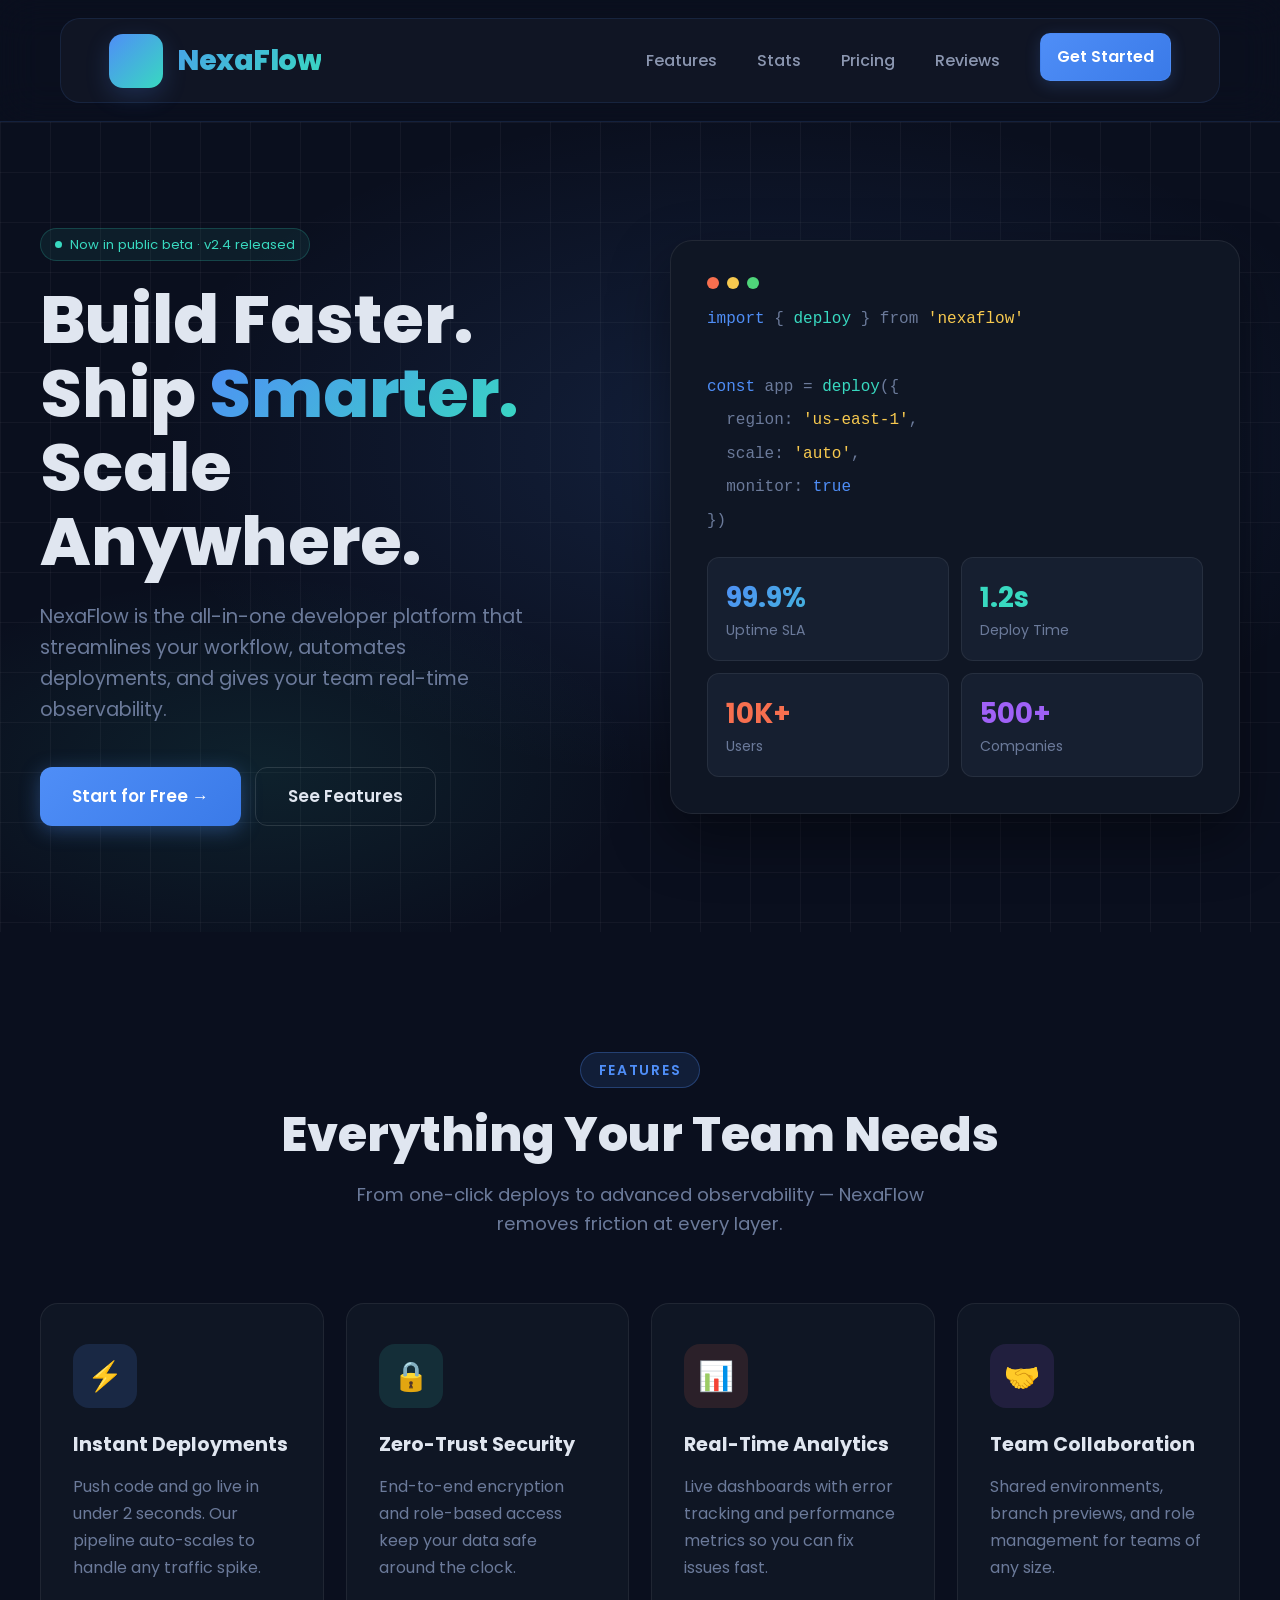
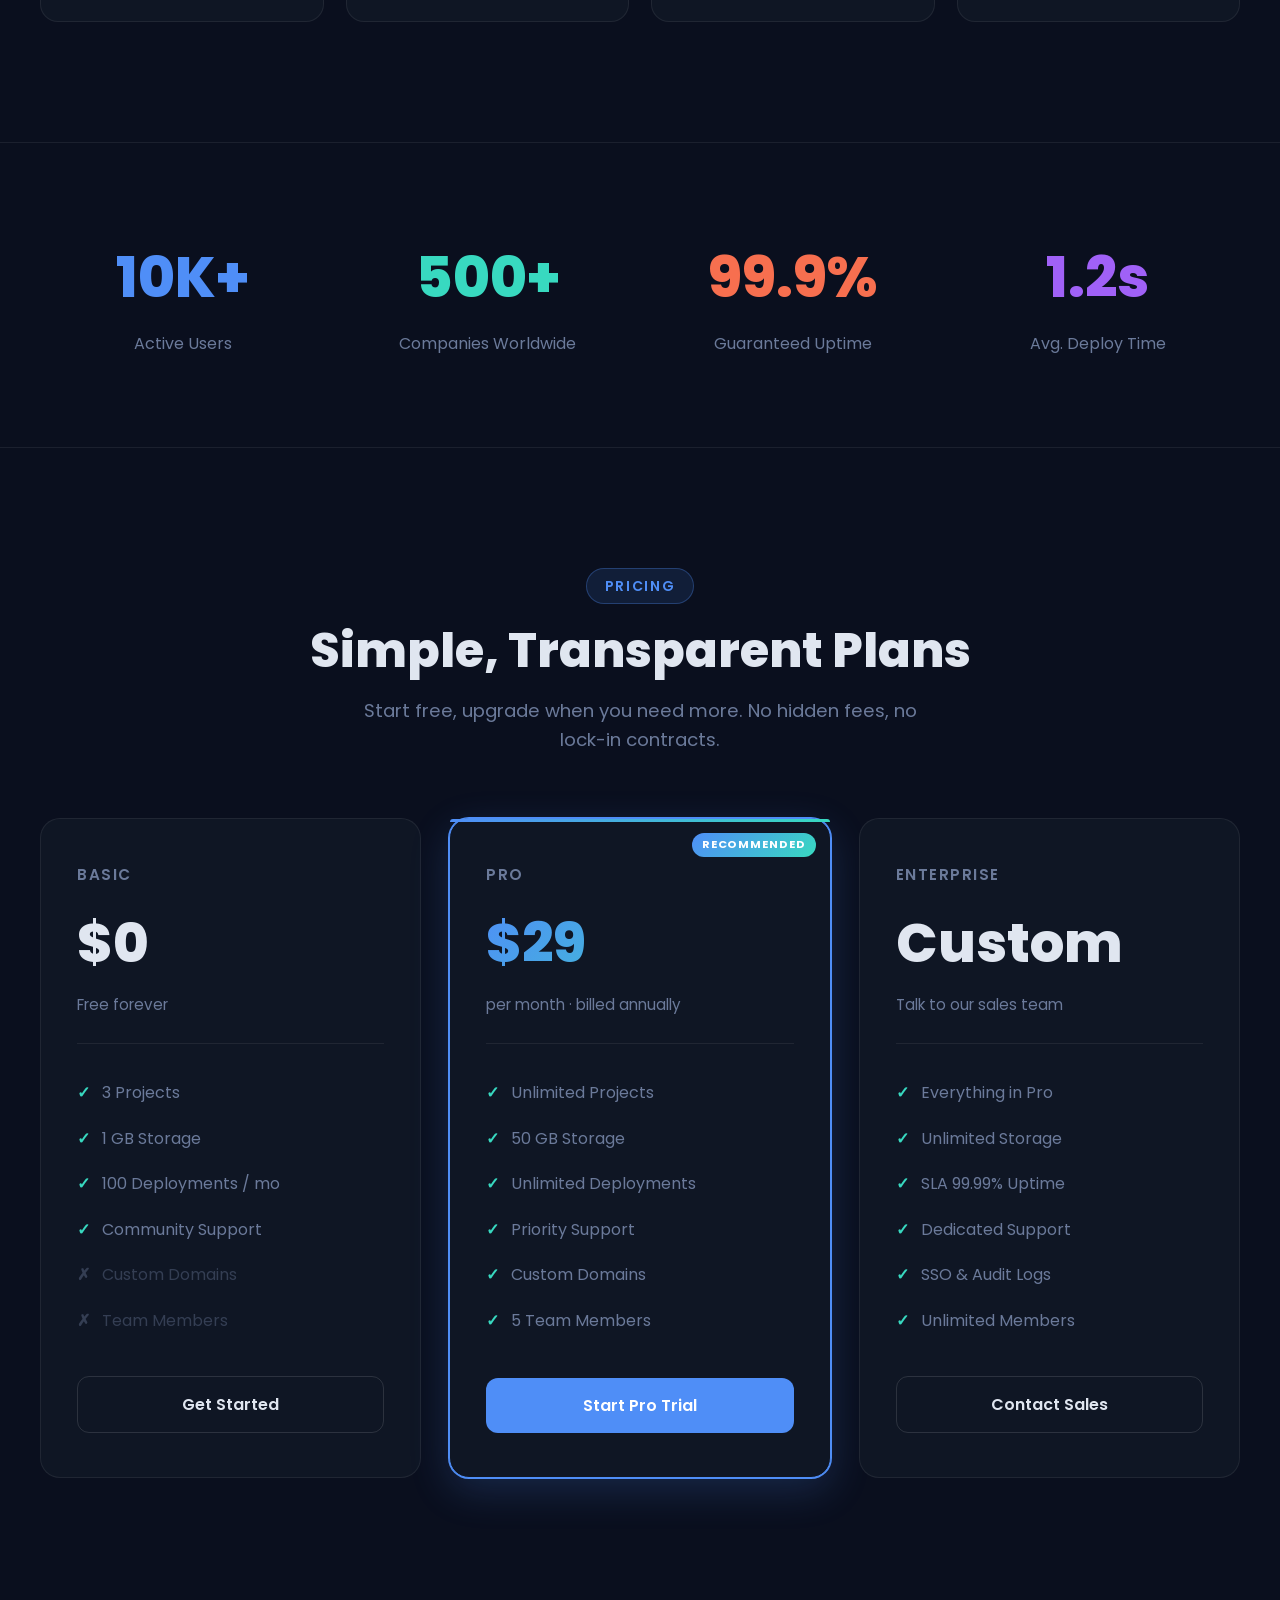
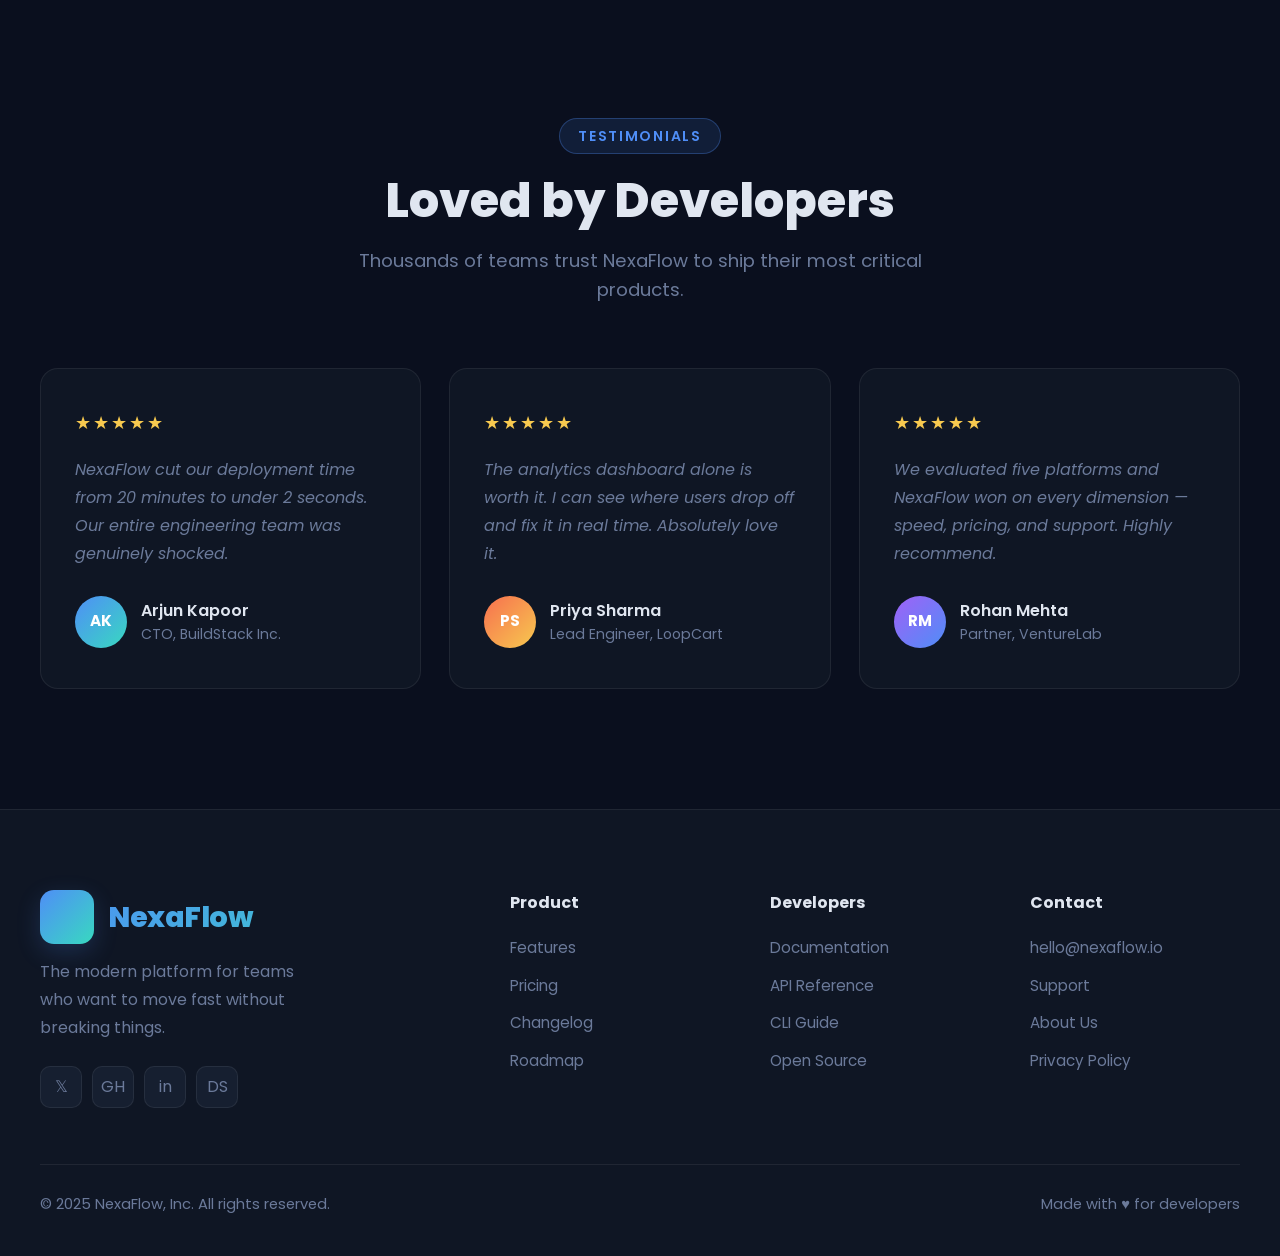
<file: landing/index.html>
<!DOCTYPE html>
<html lang="en">
<head>
  <meta charset="UTF-8" />
  <meta name="viewport" content="width=device-width, initial-scale=1.0" />
  <title>NexaFlow – Build Faster, Ship Smarter</title>
  <link rel="stylesheet" href="style.css" />
</head>
<body>

  <!-- ════════════════════════════
       NAVBAR
  ════════════════════════════ -->
  <nav>
    <div class="container">
      <div class="nav-inner">

        <!-- Logo -->
        <div class="logo">
          <div class="logo-icon">✓</div>
          NexaFlow
        </div>

        <!-- Nav Links -->
        <ul class="nav-links">
          <li><a href="#features">Features</a></li>
          <li><a href="#stats">Stats</a></li>
          <li><a href="#pricing">Pricing</a></li>
          <li><a href="#testimonials">Reviews</a></li>
          <li><a href="#pricing" class="nav-btn">Get Started</a></li>
        </ul>

      </div>
    </div>
  </nav>


  <!-- ════════════════════════════
       HERO
  ════════════════════════════ -->
  <section class="hero">
    <div class="hero-bg"></div>
    <div class="hero-grid-lines"></div>

    <div class="container" style="width: 100%;">
      <div class="hero-content">

        <!-- Left Text -->
        <div>
          <div class="hero-badge">
            <span class="badge-dot"></span>
            Now in public beta · v2.4 released
          </div>

          <h1 class="hero-title">
            Build Faster.<br>
            Ship <span class="gradient-text">Smarter.</span><br>
            Scale Anywhere.
          </h1>

          <p class="hero-sub">
            NexaFlow is the all-in-one developer platform that streamlines your workflow,
            automates deployments, and gives your team real-time observability.
          </p>

          <div class="hero-btns">
            <a href="#pricing" class="btn btn-primary">Start for Free →</a>
            <a href="#features" class="btn btn-outline">See Features</a>
          </div>
        </div>

        <!-- Right Floating Card -->
        <div class="hero-card">
          <div class="card-dots">
            <span></span><span></span><span></span>
          </div>

          <div class="code-line"><span class="kw">import</span> { <span class="fn">deploy</span> } from <span class="str">'nexaflow'</span></div>
          <div class="code-line">&nbsp;</div>
          <div class="code-line"><span class="kw">const</span> app = <span class="fn">deploy</span>({</div>
          <div class="code-line">&nbsp;&nbsp;region: <span class="str">'us-east-1'</span>,</div>
          <div class="code-line">&nbsp;&nbsp;scale: <span class="str">'auto'</span>,</div>
          <div class="code-line">&nbsp;&nbsp;monitor: <span class="kw">true</span></div>
          <div class="code-line">})</div>

          <div class="card-stats">
            <div class="stat-box">
              <div class="val gradient-text">99.9%</div>
              <div class="lbl">Uptime SLA</div>
            </div>
            <div class="stat-box">
              <div class="val c-teal">1.2s</div>
              <div class="lbl">Deploy Time</div>
            </div>
            <div class="stat-box">
              <div class="val c-orange">10K+</div>
              <div class="lbl">Users</div>
            </div>
            <div class="stat-box">
              <div class="val c-purple">500+</div>
              <div class="lbl">Companies</div>
            </div>
          </div>
        </div>

      </div>
    </div>
  </section>


  <!-- ════════════════════════════
       FEATURES
  ════════════════════════════ -->
  <section class="features" id="features">
    <div class="container">

      <div class="text-center">
        <span class="section-tag">Features</span>
        <h2 class="section-title">Everything Your Team Needs</h2>
        <p class="section-sub">From one-click deploys to advanced observability — NexaFlow removes friction at every layer.</p>
      </div>

      <div class="features-grid">

        <div class="feat-card reveal">
          <div class="feat-icon icon-blue">⚡</div>
          <h3 class="feat-title">Instant Deployments</h3>
          <p class="feat-desc">Push code and go live in under 2 seconds. Our pipeline auto-scales to handle any traffic spike.</p>
        </div>

        <div class="feat-card reveal">
          <div class="feat-icon icon-teal">🔒</div>
          <h3 class="feat-title">Zero-Trust Security</h3>
          <p class="feat-desc">End-to-end encryption and role-based access keep your data safe around the clock.</p>
        </div>

        <div class="feat-card reveal">
          <div class="feat-icon icon-orange">📊</div>
          <h3 class="feat-title">Real-Time Analytics</h3>
          <p class="feat-desc">Live dashboards with error tracking and performance metrics so you can fix issues fast.</p>
        </div>

        <div class="feat-card reveal">
          <div class="feat-icon icon-purple">🤝</div>
          <h3 class="feat-title">Team Collaboration</h3>
          <p class="feat-desc">Shared environments, branch previews, and role management for teams of any size.</p>
        </div>

      </div>
    </div>
  </section>


  <!-- ════════════════════════════
       STATS
  ════════════════════════════ -->
  <section class="stats" id="stats">
    <div class="container">
      <div class="stats-grid">

        <div class="stat-item reveal">
          <div class="big-val c-blue">10K+</div>
          <div class="big-lbl">Active Users</div>
        </div>

        <div class="stat-item reveal">
          <div class="big-val c-teal">500+</div>
          <div class="big-lbl">Companies Worldwide</div>
        </div>

        <div class="stat-item reveal">
          <div class="big-val c-orange">99.9%</div>
          <div class="big-lbl">Guaranteed Uptime</div>
        </div>

        <div class="stat-item reveal">
          <div class="big-val c-purple">1.2s</div>
          <div class="big-lbl">Avg. Deploy Time</div>
        </div>

      </div>
    </div>
  </section>


  <!-- ════════════════════════════
       PRICING
  ════════════════════════════ -->
  <section class="pricing" id="pricing">
    <div class="container">

      <div class="text-center">
        <span class="section-tag">Pricing</span>
        <h2 class="section-title">Simple, Transparent Plans</h2>
        <p class="section-sub">Start free, upgrade when you need more. No hidden fees, no lock-in contracts.</p>
      </div>

      <div class="pricing-grid">

        <!-- Basic -->
        <div class="price-card reveal">
          <div class="plan-name">Basic</div>
          <div class="plan-price">$0</div>
          <div class="plan-period">Free forever</div>
          <div class="divider"></div>
          <ul class="plan-features">
            <li>3 Projects</li>
            <li>1 GB Storage</li>
            <li>100 Deployments / mo</li>
            <li>Community Support</li>
            <li class="disabled">Custom Domains</li>
            <li class="disabled">Team Members</li>
          </ul>
          <button class="plan-btn ghost">Get Started</button>
        </div>

        <!-- Pro (Recommended) -->
        <div class="price-card featured reveal">
          <span class="rec-badge">Recommended</span>
          <div class="plan-name">Pro</div>
          <div class="plan-price gradient-text">$29</div>
          <div class="plan-period">per month · billed annually</div>
          <div class="divider"></div>
          <ul class="plan-features">
            <li>Unlimited Projects</li>
            <li>50 GB Storage</li>
            <li>Unlimited Deployments</li>
            <li>Priority Support</li>
            <li>Custom Domains</li>
            <li>5 Team Members</li>
          </ul>
          <button class="plan-btn solid">Start Pro Trial</button>
        </div>

        <!-- Enterprise -->
        <div class="price-card reveal">
          <div class="plan-name">Enterprise</div>
          <div class="plan-price">Custom</div>
          <div class="plan-period">Talk to our sales team</div>
          <div class="divider"></div>
          <ul class="plan-features">
            <li>Everything in Pro</li>
            <li>Unlimited Storage</li>
            <li>SLA 99.99% Uptime</li>
            <li>Dedicated Support</li>
            <li>SSO & Audit Logs</li>
            <li>Unlimited Members</li>
          </ul>
          <button class="plan-btn ghost">Contact Sales</button>
        </div>

      </div>
    </div>
  </section>


  <!-- ════════════════════════════
       TESTIMONIALS
  ════════════════════════════ -->
  <section class="testimonials" id="testimonials">
    <div class="container">

      <div class="text-center">
        <span class="section-tag">Testimonials</span>
        <h2 class="section-title">Loved by Developers</h2>
        <p class="section-sub">Thousands of teams trust NexaFlow to ship their most critical products.</p>
      </div>

      <div class="test-grid">

        <div class="test-card reveal">
          <div class="stars">★★★★★</div>
          <p class="test-quote">NexaFlow cut our deployment time from 20 minutes to under 2 seconds. Our entire engineering team was genuinely shocked.</p>
          <div class="test-author">
            <div class="avatar av1">AK</div>
            <div>
              <div class="author-name">Arjun Kapoor</div>
              <div class="author-role">CTO, BuildStack Inc.</div>
            </div>
          </div>
        </div>

        <div class="test-card reveal">
          <div class="stars">★★★★★</div>
          <p class="test-quote">The analytics dashboard alone is worth it. I can see where users drop off and fix it in real time. Absolutely love it.</p>
          <div class="test-author">
            <div class="avatar av2">PS</div>
            <div>
              <div class="author-name">Priya Sharma</div>
              <div class="author-role">Lead Engineer, LoopCart</div>
            </div>
          </div>
        </div>

        <div class="test-card reveal">
          <div class="stars">★★★★★</div>
          <p class="test-quote">We evaluated five platforms and NexaFlow won on every dimension — speed, pricing, and support. Highly recommend.</p>
          <div class="test-author">
            <div class="avatar av3">RM</div>
            <div>
              <div class="author-name">Rohan Mehta</div>
              <div class="author-role">Partner, VentureLab</div>
            </div>
          </div>
        </div>

      </div>
    </div>
  </section>


  <!-- ════════════════════════════
       FOOTER
  ════════════════════════════ -->
  <footer>
    <div class="container">

      <div class="footer-grid">

        <!-- Brand -->
        <div class="footer-brand">
          <div class="logo">
            <div class="logo-icon">✓</div>
            NexaFlow
          </div>
          <p>The modern platform for teams who want to move fast without breaking things.</p>
          <div class="social-links">
            <div class="social-btn">𝕏</div>
            <div class="social-btn">GH</div>
            <div class="social-btn">in</div>
            <div class="social-btn">DS</div>
          </div>
        </div>

        <!-- Product -->
        <div class="footer-col">
          <h4>Product</h4>
          <ul>
            <li><a href="#">Features</a></li>
            <li><a href="#">Pricing</a></li>
            <li><a href="#">Changelog</a></li>
            <li><a href="#">Roadmap</a></li>
          </ul>
        </div>

        <!-- Developers -->
        <div class="footer-col">
          <h4>Developers</h4>
          <ul>
            <li><a href="#">Documentation</a></li>
            <li><a href="#">API Reference</a></li>
            <li><a href="#">CLI Guide</a></li>
            <li><a href="#">Open Source</a></li>
          </ul>
        </div>

        <!-- Contact -->
        <div class="footer-col">
          <h4>Contact</h4>
          <ul>
            <li><a href="#">hello@nexaflow.io</a></li>
            <li><a href="#">Support</a></li>
            <li><a href="#">About Us</a></li>
            <li><a href="#">Privacy Policy</a></li>
          </ul>
        </div>

      </div>

      <!-- Bottom Bar -->
      <div class="footer-bottom">
        <span>© 2025 NexaFlow, Inc. All rights reserved.</span>
        <span>Made with ♥ for developers</span>
      </div>

    </div>
  </footer>


  <!-- ════════════════════════════
       JS — Scroll Reveal
  ════════════════════════════ -->
  <script>
    const observer = new IntersectionObserver((entries) => {
      entries.forEach((entry, i) => {
        if (entry.isIntersecting) {
          setTimeout(() => {
            entry.target.classList.add('visible');
          }, i * 80);
        }
      });
    }, { threshold: 0.12 });

    document.querySelectorAll('.reveal').forEach(el => observer.observe(el));
  </script>

</body>
</html>
</file>
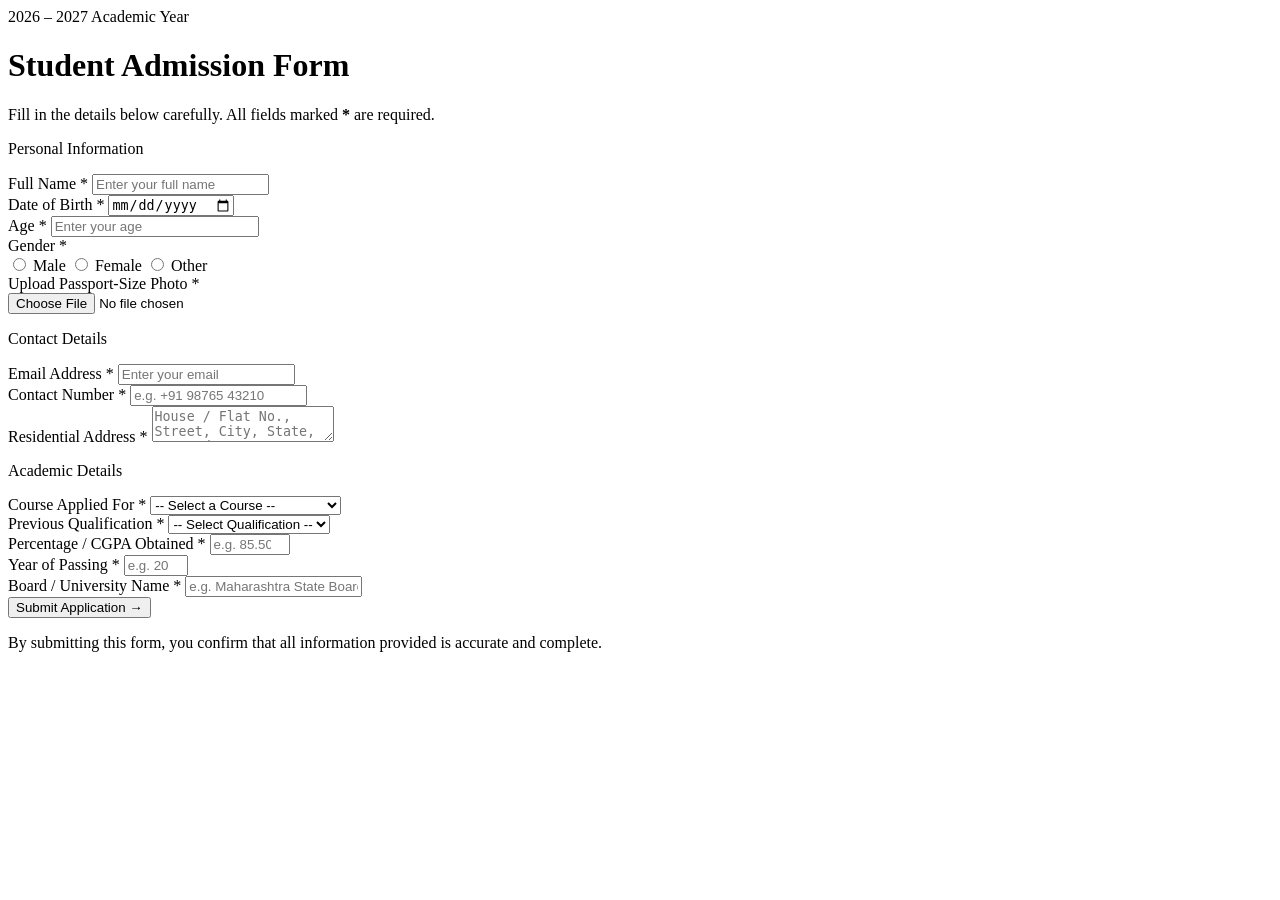
<file: student_admission_form.html>
<!DOCTYPE html>
<html lang="en">

<head>
    <meta charset="UTF-8" />
    <meta name="viewport" content="width=device-width, initial-scale=1.0" />
    <title>Student Admission Form</title>
    <link href="https://fonts.googleapis.com/css2?family=Inter:wght@300;400;500;600;700&display=swap"
        rel="stylesheet" />
    <!-- <link rel="stylesheet" href="style.css" /> -->
</head>

<body>

    <div class="wrapper">

        <!-- ── Banner ── -->
        <div class="banner">
            <div class="badge">2026 – 2027 Academic Year</div>
            <h1>Student Admission Form</h1>
            <p>Fill in the details below carefully. All fields marked <strong>*</strong> are required.</p>
        </div>

        <!-- ── Card ── -->
        <div class="card">
            <form id="admissionForm" action="#" method="POST" enctype="multipart/form-data" novalidate>

                <!-- ── Personal Information ── -->
                <p class="section-title">Personal Information</p>
                <div class="grid-2">

                    <!-- Full Name -->
                    <div class="form-group span-2">
                        <label for="fullName">Full Name <span class="required">*</span></label>
                        <input type="text" id="fullName" name="fullName" placeholder="Enter your full name" required
                            autocomplete="name" />
                    </div>

                    <!-- Date of Birth -->
                    <div class="form-group">
                        <label for="dob">Date of Birth <span class="required">*</span></label>
                        <input type="date" id="dob" name="dob" required />
                    </div>

                    <!-- Age -->
                    <div class="form-group">
                        <label for="age">Age <span class="required">*</span></label>
                        <input type="number" id="age" name="age" placeholder="Enter your age" min="5" max="100" required style="width: 200px;" />
                    </div>

                    <!-- Gender (Radio) -->
                    <div class="form-group span-2">
                        <label>Gender <span class="required">*</span></label>
                        <div class="radio-group">
                            <label class="radio-option">
                                <input type="radio" name="gender" value="male" required /> Male
                            </label>
                            <label class="radio-option">
                                <input type="radio" name="gender" value="female" /> Female
                            </label>
                            <label class="radio-option">
                                <input type="radio" name="gender" value="other" /> Other
                            </label>
                            
                        </div>
                    </div>

                    <!-- Upload Photo -->
                    <div class="form-group span-2">
                        <label for="photo">Upload Passport-Size Photo <span class="required">*</span></label>
                        <div class="file-wrapper">
                            <input type="file" id="photo" name="photo" accept="image/png, image/jpeg, image/jpg"
                                required />
                        </div>
                    </div>

                </div><!-- /grid-2 -->

                <!-- ── Contact Details ── -->
                <p class="section-title">Contact Details</p>
                <div class="grid-2">

                    <!-- Email -->
                    <div class="form-group">
                        <label for="email">Email Address <span class="required">*</span></label>
                        <input type="email" id="email" name="email" placeholder="Enter your email" required
                            autocomplete="email" />
                    </div>

                    <!-- Contact Number -->
                    <div class="form-group">
                        <label for="contact">Contact Number <span class="required">*</span></label>
                        <input type="tel" id="contact" name="contact" placeholder="e.g. +91 98765 43210"
                            pattern="[0-9+\- ]{7,15}" required autocomplete="tel" />
                    </div>

                    <!-- Address -->
                    <div class="form-group span-2">
                        <label for="address">Residential Address <span class="required">*</span></label>
                        <textarea id="address" name="address"
                            placeholder="House / Flat No., Street, City, State, PIN Code" required></textarea>
                    </div>

                </div><!-- /grid-2 -->

                <!-- ── Academic Details ── -->
                <p class="section-title">Academic Details</p>
                <div class="grid-2">

                    <!-- Course Selection -->
                    <div class="form-group">
                        <label for="course">Course Applied For <span class="required">*</span></label>
                        <select id="course" name="course" required>
                            <option value="" disabled selected>-- Select a Course --</option>
                            <optgroup label="Science">
                                <option value="bsc_cs">B.Sc. Computer Science</option>
                                <option value="bsc_physics">B.Sc. Physics</option>
                                <option value="bsc_math">B.Sc. Mathematics</option>
                            </optgroup>
                            <optgroup label="Commerce">
                                <option value="bcom">B.Com (General)</option>
                                <option value="bcom_hons">B.Com (Honours)</option>
                            </optgroup>
                            <optgroup label="Arts">
                                <option value="ba_english">B.A. English</option>
                                <option value="ba_history">B.A. History</option>
                            </optgroup>
                            <optgroup label="Engineering">
                                <option value="btech_cs">B.Tech Computer Science</option>
                                <option value="btech_mech">B.Tech Mechanical</option>
                                <option value="btech_civil">B.Tech Civil</option>
                            </optgroup>
                        </select>
                    </div>

                    <!-- Previous Qualification -->
                    <div class="form-group">
                        <label for="qualification">Previous Qualification <span class="required">*</span></label>
                        <select id="qualification" name="qualification" required>
                            <option value="" disabled selected>-- Select Qualification --</option>
                            <option value="10th">10th Standard (SSC)</option>
                            <option value="12th_science">12th Science (HSC)</option>
                            <option value="12th_commerce">12th Commerce (HSC)</option>
                            <option value="12th_arts">12th Arts (HSC)</option>
                            <option value="diploma">Diploma</option>
                            <option value="graduation">Graduation (UG)</option>
                            <option value="post_graduation">Post Graduation (PG)</option>
                        </select>
                    </div>

                    <!-- Percentage / Marks -->
                    <div class="form-group">
                        <label for="percentage">Percentage / CGPA Obtained <span class="required">*</span></label>
                        <input type="number" id="percentage" name="percentage" placeholder="e.g. 85.50" min="0"
                            max="100" step="0.01" required />
                    </div>

                    <!-- Year of Passing -->
                    <div class="form-group">
                        <label for="yearOfPassing">Year of Passing <span class="required">*</span></label>
                        <input type="number" id="yearOfPassing" name="yearOfPassing" placeholder="e.g. 2024" min="1990"
                            max="2026" required />
                    </div>

                    <!-- Board / University -->
                    <div class="form-group span-2">
                        <label for="board">Board / University Name <span class="required">*</span></label>
                        <input type="text" id="board" name="board"
                            placeholder="e.g. Maharashtra State Board / Mumbai University" required />
                    </div>

                </div><!-- /grid-2 -->

                <!-- ── Submit ── -->
                <button type="submit" class="btn-submit" id="submitBtn">
                    Submit Application →
                </button>
                <p class="footer-note">
                    By submitting this form, you confirm that all information provided is accurate and complete.
                </p>

            </form>
        </div><!-- /card -->

    </div><!-- /wrapper -->

</body>

</html>
</file>
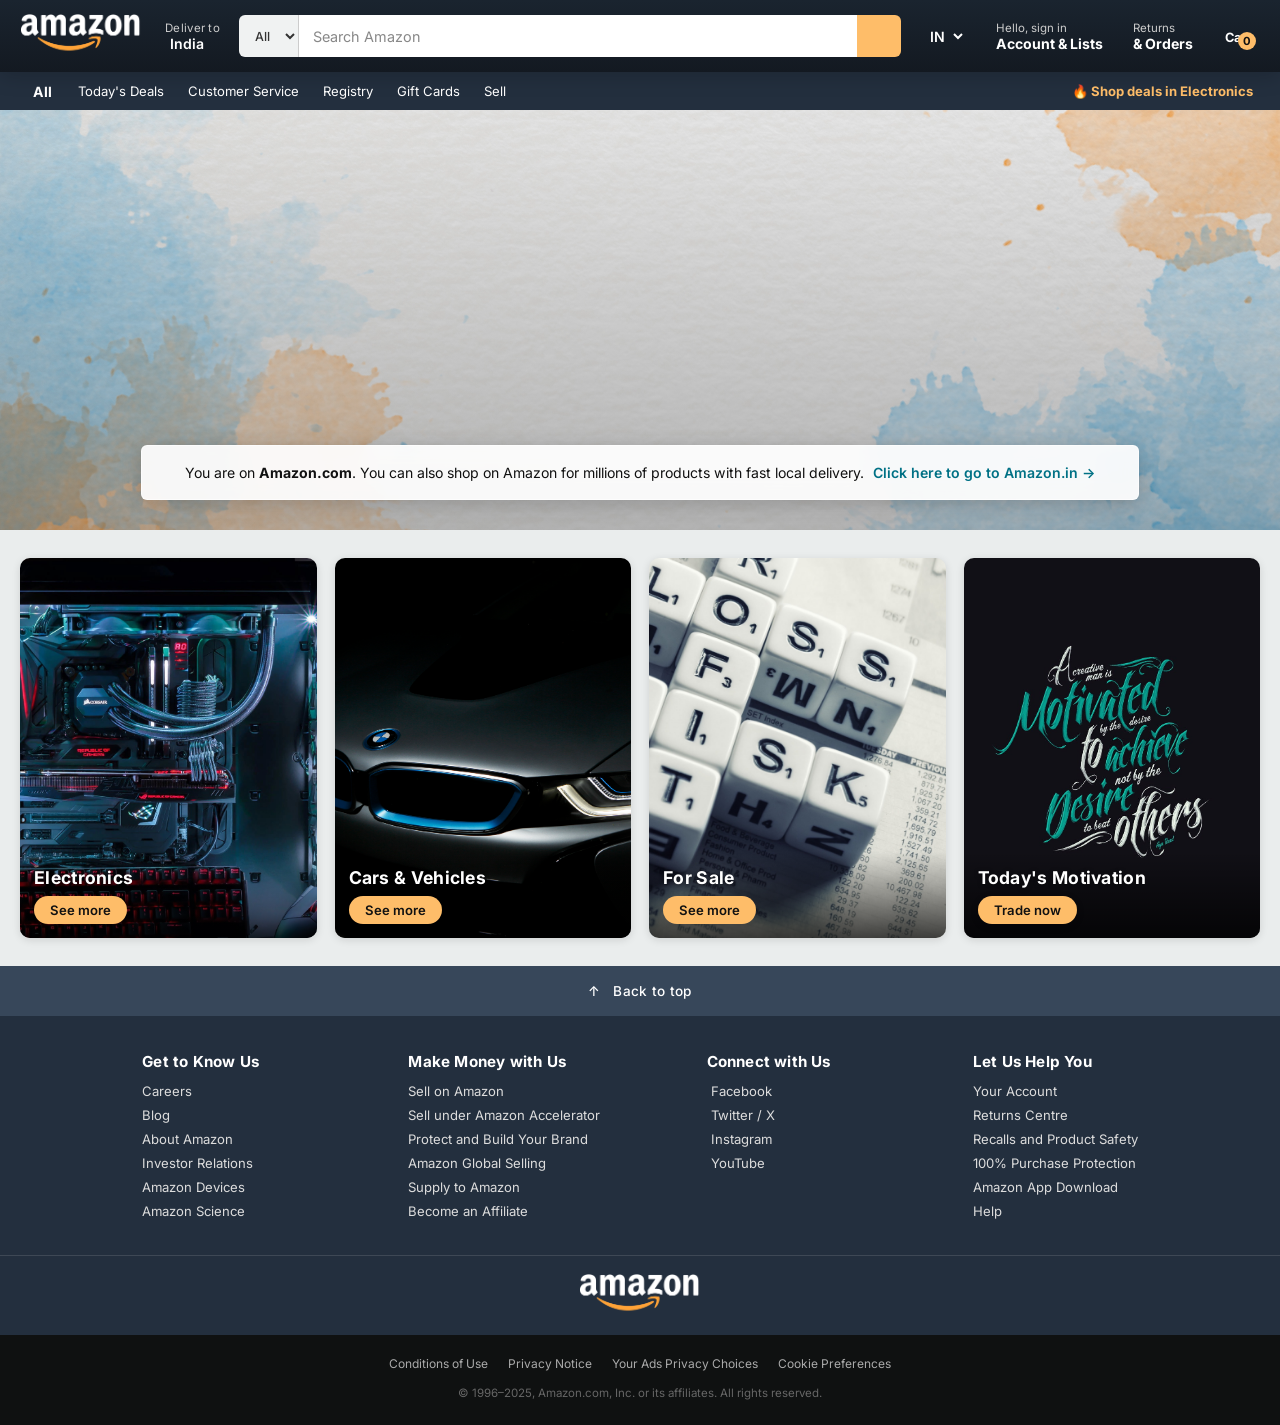
<file: Amazon/project.html>
<!DOCTYPE html>
<html lang="en">

<head>
    <meta charset="UTF-8">
    <meta name="viewport" content="width=device-width, initial-scale=1.0">
    <meta name="description" content="Amazon.com - Earth's biggest selection of products. Shop electronics, cars, books and more.">
    <title>Amazon.com – Earth's Biggest Selection</title>
    <!-- <link rel="stylesheet" href="https://cdnjs.cloudflare.com/ajax/libs/font-awesome/6.7.2/css/all.min.css"
        integrity="sha512-Evv84Mr4kqVGRNSgIGL/F/aIDqQb7xQ2vcrdIwxfjThSH8CSR7PBEakCr51Ck+w+/U6swU2Im1vVX0SVk9ABhg=="
        crossorigin="anonymous" referrerpolicy="no-referrer" /> -->
    <link rel="stylesheet" href="proj.css">
</head>

<body>
    <header>
        <!-- Main Navbar -->
        <nav class="navbar">

            <!-- Logo -->
            <div class="nav-logo border">
                <div class="logo"></div>
            </div>


            <!-- Deliver to -->
            <div class="nav-address border">
                <p class="add-first">Deliver to</p>
                <div class="add-icon">
                    <i class="fa-solid fa-location-dot"></i>
                    <p class="add-sec">India</p>
                </div>
            </div>

            <!-- Search bar -->
            <div class="nav-search">
                <select class="search-select" aria-label="Search category">
                    <option>All</option>
                    <option>Electronics</option>
                    <option>Books</option>
                    <option>Clothing</option>
                    <option>Home</option>
                    <option>Toys</option>
                </select>
                <input placeholder="Search Amazon" class="search-input" aria-label="Search Amazon" type="text">
                <div class="search-icon border-icon" role="button" aria-label="Search">
                    <i class="fa-solid fa-magnifying-glass"></i>
                </div>
            </div>

            <!-- Country -->
            <div class="nav-country border">
                <i class="fa-solid fa-flag"></i>
                <select class="country-select" aria-label="Country">
                    <option>IN</option>
                    <option>US</option>
                    <option>UK</option>
                </select>
            </div>

            <!-- Sign in -->
            <div class="nav-signin border">
                <p><span>Hello, sign in</span></p>
                <p class="nav-second">Account &amp; Lists</p>
            </div>

            <!-- Returns -->
            <div class="nav-return border">
                <p><span>Returns</span></p>
                <p class="nav-second">&amp; Orders</p>
            </div>

            <!-- Cart -->
            <div class="nav-cart border">
                <div style="position:relative; display:inline-block;">
                    <i class="fa-solid fa-cart-shopping"></i>
                    <span class="cart-count">0</span>
                </div>
                Cart
            </div>

        </nav>

        <!-- Second Nav / Panel -->
        <div class="panel">
            <div class="panel-all">
                <i class="fa-solid fa-bars"></i>
                All
            </div>
            <div class="panel-option">
                <p>Today's Deals</p>
                <p>Customer Service</p>
                <p>Registry</p>
                <p>Gift Cards</p>
                <p>Sell</p>
            </div>
            <div class="panel-deals">
                🔥 Shop deals in Electronics
            </div>
        </div>
    </header>

    <!-- Hero Section -->
    <div class="hero-section">
        <div class="hero-msg">
            <p>
                You are on <strong>Amazon.com</strong>. You can also shop on Amazon for millions of products
                with fast local delivery.&nbsp;<a href="#">Click here to go to Amazon.in →</a>
            </p>
        </div>
    </div>

    <!-- Shop / Product Section -->
    <section class="shop-section">

        <div class="Box1 box">
            <div class="box-content">
                <h2>Electronics</h2>
                <p><a href="#">See more</a></p>
            </div>
        </div>

        <div class="Box2 box">
            <div class="box-content">
                <h2>Cars &amp; Vehicles</h2>
                <p><a href="#">See more</a></p>
            </div>
        </div>

        <div class="Box3 box">
            <div class="box-content">
                <h2>For Sale</h2>
                <p><a href="#">See more</a></p>
            </div>
        </div>

        <div class="Box4 box">
            <div class="box-content">
                <h2>Today's Motivation</h2>
                <p><a href="#">Trade now</a></p>
            </div>
        </div>

    </section>

    <!-- Footer -->
    <footer>
        <div class="foot-panel1" role="button" onclick="window.scrollTo({top:0,behavior:'smooth'})">
            ↑ &nbsp; Back to top
        </div>

        <div class="foot-panel2">
            <ul>
                <p>Get to Know Us</p>
                <li><a href="#">Careers</a></li>
                <li><a href="#">Blog</a></li>
                <li><a href="#">About Amazon</a></li>
                <li><a href="#">Investor Relations</a></li>
                <li><a href="#">Amazon Devices</a></li>
                <li><a href="#">Amazon Science</a></li>
            </ul>
            <ul>
                <p>Make Money with Us</p>
                <li><a href="#">Sell on Amazon</a></li>
                <li><a href="#">Sell under Amazon Accelerator</a></li>
                <li><a href="#">Protect and Build Your Brand</a></li>
                <li><a href="#">Amazon Global Selling</a></li>
                <li><a href="#">Supply to Amazon</a></li>
                <li><a href="#">Become an Affiliate</a></li>
            </ul>
            <ul>
                <p>Connect with Us</p>
                <li><a href="#"><i class="fa-brands fa-facebook"></i> &nbsp;Facebook</a></li>
                <li><a href="#"><i class="fa-brands fa-x-twitter"></i> &nbsp;Twitter / X</a></li>
                <li><a href="#"><i class="fa-brands fa-instagram"></i> &nbsp;Instagram</a></li>
                <li><a href="#"><i class="fa-brands fa-youtube"></i> &nbsp;YouTube</a></li>
            </ul>
            <ul>
                <p>Let Us Help You</p>
                <li><a href="#">Your Account</a></li>
                <li><a href="#">Returns Centre</a></li>
                <li><a href="#">Recalls and Product Safety</a></li>
                <li><a href="#">100% Purchase Protection</a></li>
                <li><a href="#">Amazon App Download</a></li>
                <li><a href="#">Help</a></li>
            </ul>
        </div>

        <div class="foot-panel3">
            <div class="logo"></div>
        </div>

        <div class="foot-panel4">
            <div class="pages">
                <a href="#">Conditions of Use</a>
                <a href="#">Privacy Notice</a>
                <a href="#">Your Ads Privacy Choices</a>
                <a href="#">Cookie Preferences</a>
            </div>
            <div class="copyright">
                &copy; 1996–2025, Amazon.com, Inc. or its affiliates. All rights reserved.
            </div>
        </div>
    </footer>
</body>

</html>
</file>
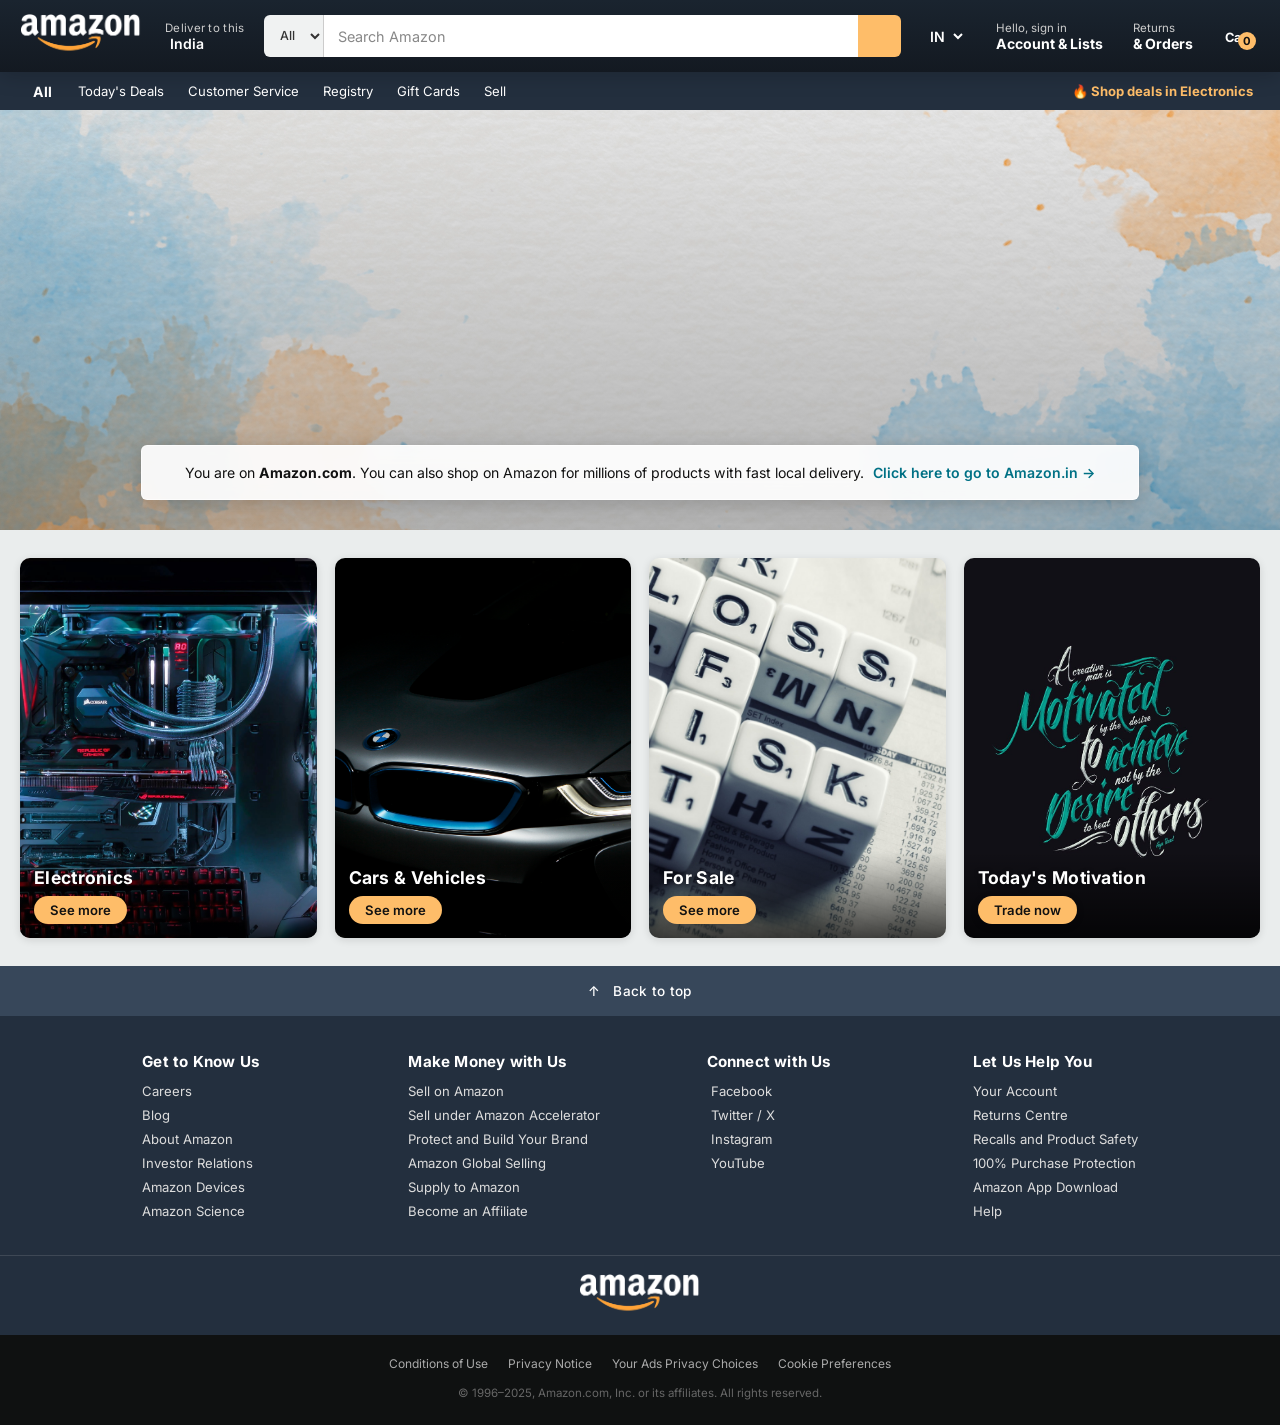
<file: amazon1/Amazon/project.html>
<!DOCTYPE html>
<html lang="en">

<head>
    <meta charset="UTF-8">
    <meta name="viewport" content="width=device-width, initial-scale=1.0">
    <meta name="description" content="Amazon.com - Earth's biggest selection of products. Shop electronics, cars, books and more.">
    <title>Amazon.com – Earth's Biggest Selection</title>
    <!-- <link rel="stylesheet" href="https://cdnjs.cloudflare.com/ajax/libs/font-awesome/6.7.2/css/all.min.css"
        integrity="sha512-Evv84Mr4kqVGRNSgIGL/F/aIDqQb7xQ2vcrdIwxfjThSH8CSR7PBEakCr51Ck+w+/U6swU2Im1vVX0SVk9ABhg=="
        crossorigin="anonymous" referrerpolicy="no-referrer" /> -->
    <link rel="stylesheet" href="proj.css">
</head>

<body>
    <header>
        <!-- Main Navbar -->
        <nav class="navbar">

            <!-- Logo -->
            <div class="nav-logo border">
                <div class="logo"></div>
            </div>


            <!-- Deliver to -->
            <div class="nav-address border">
                <p class="add-first">Deliver to this</p>
                <div class="add-icon">
                    <i class="fa-solid fa-location-dot"></i>
                    <p class="add-sec">India</p>
                </div>
            </div>

            <!-- Search bar -->
            <div class="nav-search">
                <select class="search-select" aria-label="Search category">
                    <option>All</option>
                    <option>Electronics</option>
                    <option>Books</option>
                    <option>Clothing</option>
                    <option>Home</option>
                    <option>Toys</option>
                </select>
                <input placeholder="Search Amazon" class="search-input" aria-label="Search Amazon" type="text">
                <div class="search-icon border-icon" role="button" aria-label="Search">
                    <i class="fa-solid fa-magnifying-glass"></i>
                </div>
            </div>

            <!-- Country -->
            <div class="nav-country border">
                <i class="fa-solid fa-flag"></i>
                <select class="country-select" aria-label="Country">
                    <option>IN</option>
                    <option>US</option>
                    <option>UK</option>
                </select>
            </div>

            <!-- Sign in -->
            <div class="nav-signin border">
                <p><span>Hello, sign in</span></p>
                <p class="nav-second">Account &amp; Lists</p>
            </div>

            <!-- Returns -->
            <div class="nav-return border">
                <p><span>Returns</span></p>
                <p class="nav-second">&amp; Orders</p>
            </div>

            <!-- Cart -->
            <div class="nav-cart border">
                <div style="position:relative; display:inline-block;">
                    <i class="fa-solid fa-cart-shopping"></i>
                    <span class="cart-count">0</span>
                </div>
                Cart
            </div>

        </nav>

        <!-- Second Nav / Panel -->
        <div class="panel">
            <div class="panel-all">
                <i class="fa-solid fa-bars"></i>
                All
            </div>
            <div class="panel-option">
                <p>Today's Deals</p>
                <p>Customer Service</p>
                <p>Registry</p>
                <p>Gift Cards</p>
                <p>Sell</p>
            </div>
            <div class="panel-deals">
                🔥 Shop deals in Electronics
            </div>
        </div>
    </header>

    <!-- Hero Section -->
    <div class="hero-section">
        <div class="hero-msg">
            <p>
                You are on <strong>Amazon.com</strong>. You can also shop on Amazon for millions of products
                with fast local delivery.&nbsp;<a href="#">Click here to go to Amazon.in →</a>
            </p>
        </div>
    </div>

    <!-- Shop / Product Section -->
    <section class="shop-section">

        <div class="Box1 box">
            <div class="box-content">
                <h2>Electronics</h2>
                <p><a href="#">See more</a></p>
            </div>
        </div>

        <div class="Box2 box">
            <div class="box-content">
                <h2>Cars &amp; Vehicles</h2>
                <p><a href="#">See more</a></p>
            </div>
        </div>

        <div class="Box3 box">
            <div class="box-content">
                <h2>For Sale</h2>
                <p><a href="#">See more</a></p>
            </div>
        </div>

        <div class="Box4 box">
            <div class="box-content">
                <h2>Today's Motivation</h2>
                <p><a href="#">Trade now</a></p>
            </div>
        </div>

    </section>

    <!-- Footer -->
    <footer>
        <div class="foot-panel1" role="button" onclick="window.scrollTo({top:0,behavior:'smooth'})">
            ↑ &nbsp; Back to top
        </div>

        <div class="foot-panel2">
            <ul>
                <p>Get to Know Us</p>
                <li><a href="#">Careers</a></li>
                <li><a href="#">Blog</a></li>
                <li><a href="#">About Amazon</a></li>
                <li><a href="#">Investor Relations</a></li>
                <li><a href="#">Amazon Devices</a></li>
                <li><a href="#">Amazon Science</a></li>
            </ul>
            <ul>
                <p>Make Money with Us</p>
                <li><a href="#">Sell on Amazon</a></li>
                <li><a href="#">Sell under Amazon Accelerator</a></li>
                <li><a href="#">Protect and Build Your Brand</a></li>
                <li><a href="#">Amazon Global Selling</a></li>
                <li><a href="#">Supply to Amazon</a></li>
                <li><a href="#">Become an Affiliate</a></li>
            </ul>
            <ul>
                <p>Connect with Us</p>
                <li><a href="#"><i class="fa-brands fa-facebook"></i> &nbsp;Facebook</a></li>
                <li><a href="#"><i class="fa-brands fa-x-twitter"></i> &nbsp;Twitter / X</a></li>
                <li><a href="#"><i class="fa-brands fa-instagram"></i> &nbsp;Instagram</a></li>
                <li><a href="#"><i class="fa-brands fa-youtube"></i> &nbsp;YouTube</a></li>
            </ul>
            <ul>
                <p>Let Us Help You</p>
                <li><a href="#">Your Account</a></li>
                <li><a href="#">Returns Centre</a></li>
                <li><a href="#">Recalls and Product Safety</a></li>
                <li><a href="#">100% Purchase Protection</a></li>
                <li><a href="#">Amazon App Download</a></li>
                <li><a href="#">Help</a></li>
            </ul>
        </div>

        <div class="foot-panel3">
            <div class="logo"></div>
        </div>

        <div class="foot-panel4">
            <div class="pages">
                <a href="#">Conditions of Use</a>
                <a href="#">Privacy Notice</a>
                <a href="#">Your Ads Privacy Choices</a>
                <a href="#">Cookie Preferences</a>
            </div>
            <div class="copyright">
                &copy; 1996–2025, Amazon.com, Inc. or its affiliates. All rights reserved.
            </div>
        </div>
    </footer>
</body>

</html>
</file>
<file: landing/style.css>
/* ── GOOGLE FONTS ── */
@import url('https://fonts.googleapis.com/css2?family=Poppins:wght@300;400;500;600;700;800&display=swap');

/* ── RESET & BASE ── */
* {
  margin: 0;
  padding: 0;
  box-sizing: border-box;
}

body {
  font-family: 'Poppins', sans-serif;
  background: #0a0f1e;
  color: #e0e6f0;
  line-height: 1.6;
}

a {
  text-decoration: none;
  color: inherit;
}

ul {
  list-style: none;
}

/* ── REUSABLE ── */
.container {
  max-width: 1280px;
  margin: 0 auto;
  padding: 0 40px;
}

.section-tag {
  display: inline-block;
  background: rgba(79, 142, 247, 0.12);
  color: #4f8ef7;
  border: 1px solid rgba(79, 142, 247, 0.3);
  font-size: 14px;
  font-weight: 600;
  letter-spacing: 0.12em;
  text-transform: uppercase;
  padding: 6px 18px;
  border-radius: 99px;
  margin-bottom: 18px;
}

.section-title {
  font-size: 3rem;
  font-weight: 800;
  margin-bottom: 16px;
  line-height: 1.2;
}

.section-sub {
  color: #6b7a9a;
  font-size: 1.15rem;
  max-width: 600px;
  margin: 0 auto 64px;
}

.text-center {
  text-align: center;
}

.gradient-text {
  background: linear-gradient(135deg, #4f8ef7, #38d9c0);
  -webkit-background-clip: text;
  -webkit-text-fill-color: transparent;
  background-clip: text;
}


/* ════════════════════════════
   NAVBAR
════════════════════════════ */
nav {
  position: sticky;
  top: 0;
  z-index: 999;
  background: rgba(10, 15, 30, 0.8);
  backdrop-filter: blur(20px);
  border-bottom: 1px solid rgba(79, 142, 247, 0.15);
  padding: 18px 0;
}

.nav-inner {
  display: flex;
  align-items: center;
  justify-content: space-between;
  height: 85px;
  background: rgba(255, 255, 255, 0.03);
  border-radius: 20px;
  border: 1px solid rgba(79, 142, 247, 0.12);
  padding: 0 48px;
  margin: 0 20px;
  transition: all 0.4s ease;
}

nav:hover .nav-inner {
  background: rgba(79, 142, 247, 0.06);
  border-color: rgba(79, 142, 247, 0.2);
}

/* Logo */
.logo {
  font-size: 1.8rem;
  font-weight: 800;
  display: flex;
  align-items: center;
  gap: 14px;
  background: linear-gradient(135deg, #4f8ef7, #38d9c0);
  -webkit-background-clip: text;
  -webkit-text-fill-color: transparent;
  background-clip: text;
  letter-spacing: -0.5px;
  cursor: pointer;
  transition: transform 0.3s ease;
  flex-shrink: 0;
}

.logo:hover {
  transform: scale(1.02);
}

.logo-icon {
  width: 54px;
  height: 54px;
  background: linear-gradient(135deg, #4f8ef7, #38d9c0);
  border-radius: 14px;
  display: flex;
  align-items: center;
  justify-content: center;
  font-size: 28px;
  color: #fff;
  font-weight: 700;
  box-shadow: 0 8px 24px rgba(79, 142, 247, 0.2);
  transition: all 0.3s ease;
  flex-shrink: 0;
}

.logo:hover .logo-icon {
  transform: translateY(-2px);
  box-shadow: 0 12px 32px rgba(79, 142, 247, 0.3);
}

/* Nav Links */
.nav-links {
  display: flex;
  align-items: center;
  gap: 8px;
}

.nav-links li {
  position: relative;
}

.nav-links a {
  display: inline-block;
  font-size: 1rem;
  font-weight: 500;
  color: #8b96b0;
  transition: all 0.3s ease;
  position: relative;
  padding: 10px 16px;
  border-radius: 10px;
}

.nav-links a:hover {
  color: #e0e6f0;
  background: rgba(79, 142, 247, 0.1);
}

.nav-links a::before {
  content: '';
  position: absolute;
  bottom: 6px;
  left: 14px;
  width: 0;
  height: 2px;
  background: linear-gradient(90deg, #4f8ef7, #38d9c0);
  transition: width 0.3s ease;
  border-radius: 1px;
}

.nav-links a:hover::before {
  width: calc(100% - 28px);
}

.nav-btn {
  background: linear-gradient(135deg, #4f8ef7, #3a7ae8);
  color: #fff !important;
  padding: 12px 32px;
  border-radius: 12px;
  font-weight: 600 !important;
  font-size: 1rem !important;
  transition: all 0.3s ease !important;
  border: 1px solid rgba(79, 142, 247, 0.3);
  margin-left: 16px;
  box-shadow: 0 4px 16px rgba(79, 142, 247, 0.2);
  cursor: pointer;
  position: relative;
  overflow: hidden;
}

.nav-btn::before {
  content: '';
  position: absolute;
  inset: 0;
  background: linear-gradient(135deg, rgba(255,255,255,0.2), transparent);
  opacity: 0;
  transition: opacity 0.3s ease;
  border-radius: 10px;
}

.nav-btn:hover {
  background: linear-gradient(135deg, #3a7ae8, #2a65d8) !important;
  transform: translateY(-2px) !important;
  box-shadow: 0 8px 24px rgba(79, 142, 247, 0.35) !important;
}

.nav-btn:hover::before {
  opacity: 1;
}

.nav-btn::after {
  display: none !important;
}


/* ════════════════════════════
   HERO
════════════════════════════ */
.hero {
  min-height: 90vh;
  display: flex;
  align-items: center;
  position: relative;
  overflow: hidden;
}

.hero-bg {
  position: absolute;
  inset: 0;
  background:
    radial-gradient(ellipse 70% 60% at 60% 40%, rgba(79, 142, 247, 0.14) 0%, transparent 70%),
    radial-gradient(ellipse 50% 40% at 20% 80%, rgba(56, 217, 192, 0.09) 0%, transparent 60%);
}

.hero-grid-lines {
  position: absolute;
  inset: 0;
  background-image:
    linear-gradient(rgba(255,255,255,0.04) 1px, transparent 1px),
    linear-gradient(90deg, rgba(255,255,255,0.04) 1px, transparent 1px);
  background-size: 50px 50px;
}

.hero-content {
  position: relative;
  z-index: 1;
  display: grid;
  grid-template-columns: 1fr 1fr;
  gap: 60px;
  align-items: center;
  width: 100%;
}

/* Hero Left */
.hero-badge {
  display: inline-flex;
  align-items: center;
  gap: 8px;
  font-size: 0.82rem;
  color: #38d9c0;
  background: rgba(56, 217, 192, 0.08);
  border: 1px solid rgba(56, 217, 192, 0.2);
  padding: 5px 14px;
  border-radius: 99px;
  margin-bottom: 22px;
}

.badge-dot {
  width: 7px;
  height: 7px;
  border-radius: 50%;
  background: #38d9c0;
  animation: pulse 2s infinite;
}

@keyframes pulse {
  0%, 100% { opacity: 1; transform: scale(1); }
  50%       { opacity: 0.5; transform: scale(1.5); }
}

.hero-title {
  font-size: 4.2rem;
  font-weight: 800;
  line-height: 1.1;
  margin-bottom: 24px;
}

.hero-sub {
  font-size: 1.2rem;
  color: #6b7a9a;
  margin-bottom: 42px;
  max-width: 500px;
}

.hero-btns {
  display: flex;
  gap: 14px;
  flex-wrap: wrap;
}

/* Buttons */
.btn {
  display: inline-flex;
  align-items: center;
  gap: 8px;
  padding: 15px 32px;
  border-radius: 12px;
  font-size: 1.05rem;
  font-weight: 600;
  cursor: pointer;
  border: none;
  font-family: 'Poppins', sans-serif;
  transition: all 0.3s;
}

.btn-primary {
  background: linear-gradient(135deg, #4f8ef7, #3a7ae8);
  color: #fff;
  box-shadow: 0 4px 20px rgba(79, 142, 247, 0.35);
}

.btn-primary:hover {
  transform: translateY(-2px);
  box-shadow: 0 8px 28px rgba(79, 142, 247, 0.5);
}

.btn-outline {
  background: transparent;
  color: #e0e6f0;
  border: 1px solid rgba(255, 255, 255, 0.12);
}

.btn-outline:hover {
  background: rgba(255, 255, 255, 0.05);
  border-color: rgba(255, 255, 255, 0.2);
}

/* Hero Right — Floating Card */
.hero-card {
  background: #0f1624;
  border: 1px solid rgba(255, 255, 255, 0.08);
  border-radius: 22px;
  padding: 36px;
  box-shadow: 0 24px 60px rgba(0, 0, 0, 0.4);
  animation: float 4s ease-in-out infinite;
}

@keyframes float {
  0%, 100% { transform: translateY(0); }
  50%       { transform: translateY(-12px); }
}

.card-dots {
  display: flex;
  gap: 8px;
  margin-bottom: 18px;
}

.card-dots span {
  width: 12px;
  height: 12px;
  border-radius: 50%;
}

.card-dots span:nth-child(1) { background: #f76f4f; }
.card-dots span:nth-child(2) { background: #f7c94f; }
.card-dots span:nth-child(3) { background: #4fd57a; }

.code-line {
  font-family: monospace;
  font-size: 1rem;
  color: #6b7a9a;
  margin-bottom: 8px;
}

.code-line .kw  { color: #4f8ef7; }
.code-line .fn  { color: #38d9c0; }
.code-line .str { color: #f7c94f; }

.card-stats {
  display: grid;
  grid-template-columns: 1fr 1fr;
  gap: 12px;
  margin-top: 22px;
}

.stat-box {
  background: #161f30;
  border: 1px solid rgba(255, 255, 255, 0.07);
  border-radius: 12px;
  padding: 18px;
}

.stat-box .val {
  font-size: 1.7rem;
  font-weight: 700;
}

.stat-box .lbl {
  font-size: 0.88rem;
  color: #6b7a9a;
}


/* ════════════════════════════
   FEATURES
════════════════════════════ */
.features {
  padding: 120px 0;
}

.features-grid {
  display: grid;
  grid-template-columns: repeat(4, 1fr);
  gap: 22px;
}

.feat-card {
  background: #0f1624;
  border: 1px solid rgba(255, 255, 255, 0.07);
  border-radius: 18px;
  padding: 40px 32px;
  transition: transform 0.3s, border-color 0.3s, box-shadow 0.3s;
}

.feat-card:hover {
  transform: translateY(-6px);
  border-color: rgba(79, 142, 247, 0.3);
  box-shadow: 0 16px 40px rgba(0, 0, 0, 0.3);
}

.feat-icon {
  width: 64px;
  height: 64px;
  border-radius: 16px;
  display: flex;
  align-items: center;
  justify-content: center;
  font-size: 1.8rem;
  margin-bottom: 22px;
}

.icon-blue   { background: rgba(79, 142, 247, 0.15); }
.icon-teal   { background: rgba(56, 217, 192, 0.12); }
.icon-orange { background: rgba(247, 111, 79, 0.12); }
.icon-purple { background: rgba(160, 97, 247, 0.12); }

.feat-title {
  font-size: 1.2rem;
  font-weight: 700;
  margin-bottom: 12px;
}

.feat-desc {
  font-size: 1rem;
  color: #6b7a9a;
  line-height: 1.7;
}


/* ════════════════════════════
   STATS
════════════════════════════ */
.stats {
  padding: 90px 0;
  border-top: 1px solid rgba(255, 255, 255, 0.07);
  border-bottom: 1px solid rgba(255, 255, 255, 0.07);
}

.stats-grid {
  display: grid;
  grid-template-columns: repeat(4, 1fr);
  gap: 20px;
  text-align: center;
}

.stat-item .big-val {
  font-size: 3.5rem;
  font-weight: 800;
  margin-bottom: 8px;
}

.stat-item .big-lbl {
  font-size: 1rem;
  color: #6b7a9a;
}

.c-blue   { color: #4f8ef7; }
.c-teal   { color: #38d9c0; }
.c-orange { color: #f76f4f; }
.c-purple { color: #a061f7; }


/* ════════════════════════════
   PRICING
════════════════════════════ */
.pricing {
  padding: 120px 0;
}

.pricing-grid {
  display: grid;
  grid-template-columns: repeat(3, 1fr);
  gap: 28px;
  align-items: stretch;
}

.price-card {
  background: #0f1624;
  border: 1px solid rgba(255, 255, 255, 0.07);
  border-radius: 20px;
  padding: 44px 36px;
  display: flex;
  flex-direction: column;
  position: relative;
  transition: transform 0.3s, box-shadow 0.3s;
}

.price-card:hover {
  transform: translateY(-6px);
  box-shadow: 0 20px 50px rgba(0, 0, 0, 0.3);
}

/* Featured / Recommended card */
.price-card.featured {
  border-color: #4f8ef7;
  box-shadow: 0 0 0 1px #4f8ef7, 0 12px 40px rgba(79, 142, 247, 0.2);
}

.price-card.featured::before {
  content: '';
  position: absolute;
  top: 0; left: 0; right: 0;
  height: 3px;
  background: linear-gradient(90deg, #4f8ef7, #38d9c0);
  border-radius: 16px 16px 0 0;
}

.rec-badge {
  position: absolute;
  top: 14px; right: 14px;
  background: linear-gradient(135deg, #4f8ef7, #38d9c0);
  color: #fff;
  font-size: 0.7rem;
  font-weight: 700;
  letter-spacing: 0.08em;
  text-transform: uppercase;
  padding: 3px 10px;
  border-radius: 99px;
}

.plan-name {
  font-size: 0.95rem;
  font-weight: 600;
  text-transform: uppercase;
  letter-spacing: 0.1em;
  color: #6b7a9a;
  margin-bottom: 12px;
}

.plan-price {
  font-size: 3.4rem;
  font-weight: 800;
  margin-bottom: 6px;
}

.plan-period {
  font-size: 0.95rem;
  color: #6b7a9a;
  margin-bottom: 26px;
}

.divider {
  height: 1px;
  background: rgba(255, 255, 255, 0.07);
  margin-bottom: 26px;
}

.plan-features {
  flex: 1;
  margin-bottom: 32px;
}

.plan-features li {
  font-size: 1rem;
  color: #6b7a9a;
  padding: 10px 0;
  display: flex;
  align-items: center;
  gap: 12px;
}

.plan-features li::before {
  content: '✓';
  color: #38d9c0;
  font-weight: 700;
  flex-shrink: 0;
}

.plan-features li.disabled {
  color: rgba(107, 122, 154, 0.4);
}

.plan-features li.disabled::before {
  content: '✗';
  color: rgba(107, 122, 154, 0.4);
}

.plan-btn {
  width: 100%;
  padding: 15px;
  border-radius: 12px;
  font-size: 1rem;
  font-weight: 600;
  cursor: pointer;
  font-family: 'Poppins', sans-serif;
  transition: all 0.3s;
  border: none;
}

.plan-btn.solid {
  background: #4f8ef7;
  color: #fff;
}

.plan-btn.solid:hover {
  background: #3a7ae8;
  transform: translateY(-1px);
}

.plan-btn.ghost {
  background: transparent;
  color: #e0e6f0;
  border: 1px solid rgba(255, 255, 255, 0.12);
}

.plan-btn.ghost:hover {
  background: rgba(255, 255, 255, 0.05);
}


/* ════════════════════════════
   TESTIMONIALS
════════════════════════════ */
.testimonials {
  padding: 120px 0;
}

.test-grid {
  display: grid;
  grid-template-columns: repeat(3, 1fr);
  gap: 28px;
}

.test-card {
  background: #0f1624;
  border: 1px solid rgba(255, 255, 255, 0.07);
  border-radius: 18px;
  padding: 40px 34px;
  display: flex;
  flex-direction: column;
  transition: transform 0.3s, border-color 0.3s, box-shadow 0.3s;
}

.test-card:hover {
  transform: translateY(-4px);
  border-color: rgba(79, 142, 247, 0.2);
  box-shadow: 0 12px 36px rgba(0, 0, 0, 0.3);
}

.stars {
  color: #f7c94f;
  font-size: 1.1rem;
  letter-spacing: 2px;
  margin-bottom: 18px;
}

.test-quote {
  font-size: 1rem;
  color: #6b7a9a;
  line-height: 1.75;
  font-style: italic;
  flex: 1;
  margin-bottom: 28px;
}

.test-author {
  display: flex;
  align-items: center;
  gap: 14px;
}

.avatar {
  width: 52px;
  height: 52px;
  border-radius: 50%;
  display: flex;
  align-items: center;
  justify-content: center;
  font-weight: 700;
  font-size: 0.95rem;
  color: #fff;
  flex-shrink: 0;
}

.av1 { background: linear-gradient(135deg, #4f8ef7, #38d9c0); }
.av2 { background: linear-gradient(135deg, #f76f4f, #f7c94f); }
.av3 { background: linear-gradient(135deg, #a061f7, #4f8ef7); }

.author-name {
  font-weight: 600;
  font-size: 1rem;
}

.author-role {
  font-size: 0.88rem;
  color: #6b7a9a;
}


/* ════════════════════════════
   FOOTER
════════════════════════════ */
footer {
  background: #0f1624;
  border-top: 1px solid rgba(255, 255, 255, 0.07);
  padding: 80px 0 40px;
}

.footer-grid {
  display: grid;
  grid-template-columns: 2fr 1fr 1fr 1fr;
  gap: 50px;
  margin-bottom: 56px;
}

.footer-brand p {
  font-size: 1rem;
  color: #6b7a9a;
  margin: 14px 0 24px;
  max-width: 280px;
  line-height: 1.75;
}

.social-links {
  display: flex;
  gap: 10px;
}

.social-btn {
  width: 42px;
  height: 42px;
  border-radius: 10px;
  background: #161f30;
  border: 1px solid rgba(255, 255, 255, 0.07);
  display: flex;
  align-items: center;
  justify-content: center;
  font-size: 1rem;
  color: #6b7a9a;
  cursor: pointer;
  transition: all 0.3s;
}

.social-btn:hover {
  color: #e0e6f0;
  border-color: rgba(255, 255, 255, 0.2);
  transform: translateY(-2px);
}

.footer-col h4 {
  font-size: 1rem;
  font-weight: 700;
  margin-bottom: 20px;
}

.footer-col li {
  margin-bottom: 12px;
}

.footer-col a {
  font-size: 0.95rem;
  color: #6b7a9a;
  transition: color 0.3s;
}

.footer-col a:hover {
  color: #e0e6f0;
}

.footer-bottom {
  display: flex;
  align-items: center;
  justify-content: space-between;
  padding-top: 28px;
  border-top: 1px solid rgba(255, 255, 255, 0.07);
  font-size: 0.92rem;
  color: #6b7a9a;
}


/* ════════════════════════════
   SCROLL REVEAL ANIMATION
════════════════════════════ */
.reveal {
  opacity: 0;
  transform: translateY(28px);
  transition: opacity 0.6s ease, transform 0.6s ease;
}

.reveal.visible {
  opacity: 1;
  transform: translateY(0);
}


/* ════════════════════════════
   RESPONSIVE
════════════════════════════ */
@media (max-width: 900px) {
  .hero-content     { grid-template-columns: 1fr; }
  .hero-card        { display: none; }
  .features-grid    { grid-template-columns: repeat(2, 1fr); }
  .stats-grid       { grid-template-columns: repeat(2, 1fr); }
  .pricing-grid     { grid-template-columns: 1fr; max-width: 400px; margin: 0 auto; }
  .test-grid        { grid-template-columns: 1fr; }
  .footer-grid      { grid-template-columns: 1fr 1fr; }
}

@media (max-width: 600px) {
  .nav-links        { display: none; }
  .hero-title       { font-size: 2rem; }
  .section-title    { font-size: 1.7rem; }
  .features-grid    { grid-template-columns: 1fr; }
  .stats-grid       { grid-template-columns: 1fr 1fr; }
  .footer-grid      { grid-template-columns: 1fr; }
  .footer-bottom    { flex-direction: column; gap: 8px; text-align: center; }
}
</file>
<file: Amazon/proj.css>
/* =====================
   FONTS & ROOT TOKENS
   ===================== */
@import url('https://fonts.googleapis.com/css2?family=Inter:wght@300;400;500;600;700&display=swap');

:root {
    --amazon-dark: #0f1111;
    --amazon-navy: #131921;
    --amazon-panel: #232f3e;
    --amazon-orange: #febd69;
    --amazon-orange-hover: #f3a847;
    --amazon-teal: #007185;
    --amazon-teal-hover: #005f73;
    --amazon-light-bg: #eaeded;
    --amazon-footer-link: #dddddd;
    --transition: 0.2s ease;
    --shadow-sm: 0 2px 8px rgba(0,0,0,0.12);
    --shadow-md: 0 4px 20px rgba(0,0,0,0.18);
    --shadow-lg: 0 8px 40px rgba(0,0,0,0.25);
    --radius: 6px;
}

/* =====================
   RESET & BASE
   ===================== */
* {
    margin: 0;
    padding: 0;
    font-family: 'Inter', Arial, Helvetica, sans-serif;
    box-sizing: border-box;
}

body {
    background-color: var(--amazon-light-bg);
    color: #111;
}

a {
    text-decoration: none;
    cursor: pointer;
}

/* =====================
   NAVBAR
   ===================== */
.navbar {
    height: 72px;
    background: linear-gradient(180deg, #1a242f 0%, var(--amazon-navy) 100%);
    color: white;
    display: flex;
    align-items: center;
    justify-content: space-between;
    padding: 0 16px;
    gap: 8px;
    box-shadow: var(--shadow-md);
    position: sticky;
    top: 0;
    z-index: 1000;
}

/* Logo */
.nav-logo {
    height: 62px;
    width: 130px;
    display: flex;
    align-items: center;
    justify-content: center;
    padding: 4px;
    border-radius: var(--radius);
    transition: border var(--transition);
    flex-shrink: 0;
}

.logo {
    background-image: url(Amazon-Logo-PNG.png);
    background-size: contain;
    background-repeat: no-repeat;
    background-position: center;
    height: 52px;
    width: 120px;
    filter: brightness(1.05);
}

/* Hover border utility */
.border {
    border: 1.5px solid transparent;
    border-radius: var(--radius);
    transition: border-color var(--transition), background-color var(--transition);
    cursor: pointer;
}
.border:hover {
    border-color: white;
    background-color: rgba(255,255,255,0.06);
}

/* Deliver to (Box 2) */
.nav-address {
    padding: 6px 10px;
    display: flex;
    flex-direction: column;
    justify-content: center;
    flex-shrink: 0;
}

.add-first {
    color: #ccc;
    font-size: 0.72rem;
    font-weight: 400;
    letter-spacing: 0.3px;
}

.add-icon {
    display: flex;
    align-items: center;
    gap: 5px;
    color: white;
    font-weight: 600;
    font-size: 0.88rem;
}

.add-icon i {
    color: var(--amazon-orange);
    font-size: 1rem;
}

/* Search bar (Box 3) */
.nav-search {
    display: flex;
    flex: 1;
    max-width: 680px;
    height: 42px;
    border-radius: var(--radius);
    overflow: hidden;
    box-shadow: 0 0 0 2px transparent;
    transition: box-shadow var(--transition);
}

.nav-search:focus-within {
    box-shadow: 0 0 0 3px var(--amazon-orange);
}

.search-select {
    background-color: #f0f2f2;
    width: 60px;
    font-size: 0.78rem;
    font-weight: 500;
    text-align: center;
    border: none;
    border-right: 1px solid #ccc;
    cursor: pointer;
    color: #333;
    transition: background-color var(--transition);
}

.search-select:hover {
    background-color: #e3e6e6;
}

.search-input {
    width: 100%;
    font-size: 0.95rem;
    padding: 0 14px;
    border: none;
    outline: none;
    color: #111;
    background: white;
}

.search-input::placeholder {
    color: #888;
    font-size: 0.9rem;
}

.search-icon {
    width: 52px;
    display: flex;
    justify-content: center;
    align-items: center;
    font-size: 1.15rem;
    background-color: var(--amazon-orange);
    cursor: pointer;
    transition: background-color var(--transition);
}

.search-icon:hover {
    background-color: var(--amazon-orange-hover);
}

.search-icon i {
    color: #111;
}

/* Country select (Box 4) */
.nav-country {
    display: flex;
    align-items: center;
    gap: 6px;
    padding: 6px 10px;
    border-radius: var(--radius);
    font-size: 0.85rem;
    flex-shrink: 0;
}

.nav-country i {
    color: var(--amazon-orange);
}

.country-select {
    background: transparent;
    border: none;
    color: white;
    font-size: 0.88rem;
    font-weight: 600;
    cursor: pointer;
    outline: none;
}

.country-select option {
    color: #111;
    background: white;
}

/* Sign-in / Returns (Box 5, 6) */
.nav-signin,
.nav-return {
    padding: 6px 10px;
    display: flex;
    flex-direction: column;
    justify-content: center;
    flex-shrink: 0;
    font-size: 0.88rem;
}

.nav-signin p:first-child,
.nav-return p:first-child {
    font-size: 0.72rem;
    color: #ccc;
    font-weight: 400;
}

span {
    font-size: 0.72rem;
}

.nav-second {
    font-size: 0.88rem;
    font-weight: 700;
    color: white;
}

/* Cart (Box 7) */
.nav-cart {
    display: flex;
    flex-direction: column;
    align-items: center;
    justify-content: center;
    gap: 2px;
    padding: 6px 12px;
    border-radius: var(--radius);
    font-size: 0.8rem;
    font-weight: 700;
    flex-shrink: 0;
    position: relative;
    transition: border-color var(--transition), background-color var(--transition);
}

.nav-cart i {
    font-size: 26px;
    color: white;
}

.cart-count {
    position: absolute;
    top: 4px;
    left: 52%;
    background: var(--amazon-orange);
    color: #111;
    font-size: 0.7rem;
    font-weight: 700;
    border-radius: 50%;
    width: 18px;
    height: 18px;
    display: flex;
    align-items: center;
    justify-content: center;
}

/* =====================
   SECOND NAV (PANEL)
   ===================== */
.panel {
    height: 38px;
    background: var(--amazon-panel);
    display: flex;
    color: white;
    align-items: center;
    padding: 0 16px;
    gap: 4px;
}

.panel-all {
    display: flex;
    align-items: center;
    gap: 6px;
    font-size: 0.88rem;
    font-weight: 700;
    padding: 4px 10px;
    border-radius: var(--radius);
    cursor: pointer;
    border: 1.5px solid transparent;
    transition: border-color var(--transition), background-color var(--transition);
    flex-shrink: 0;
    white-space: nowrap;
}

.panel-all:hover {
    border-color: white;
    background: rgba(255,255,255,0.08);
}

.panel-option {
    display: flex;
    align-items: center;
    flex: 1;
    gap: 2px;
    flex-wrap: wrap;
    font-size: 0.82rem;
}

.panel-option p {
    padding: 3px 10px;
    border-radius: var(--radius);
    cursor: pointer;
    border: 1.5px solid transparent;
    white-space: nowrap;
    transition: border-color var(--transition), background-color var(--transition);
    font-weight: 400;
}

.panel-option p:hover {
    border-color: white;
    background: rgba(255,255,255,0.08);
}

.panel-deals {
    font-size: 0.82rem;
    font-weight: 700;
    color: var(--amazon-orange);
    cursor: pointer;
    padding: 3px 10px;
    border-radius: var(--radius);
    border: 1.5px solid transparent;
    transition: border-color var(--transition), background-color var(--transition);
    flex-shrink: 0;
    white-space: nowrap;
}

.panel-deals:hover {
    border-color: var(--amazon-orange);
    background: rgba(254,189,105,0.08);
}

/* =====================
   HERO SECTION
   ===================== */
.hero-section {
    background-image: url(Background.jpg);
    min-height: 420px;
    background-size: cover;
    background-position: center;
    display: flex;
    justify-content: center;
    align-items: flex-end;
    position: relative;
}

.hero-section::before {
    content: '';
    position: absolute;
    inset: 0;
    background: linear-gradient(to bottom, rgba(0,0,0,0.08) 0%, rgba(0,0,0,0.28) 100%);
}

.hero-msg {
    position: relative;
    background: rgba(255,255,255,0.92);
    backdrop-filter: blur(8px);
    -webkit-backdrop-filter: blur(8px);
    border: 1px solid rgba(255,255,255,0.6);
    color: #111;
    padding: 16px 28px;
    display: flex;
    align-items: center;
    justify-content: center;
    text-align: center;
    font-size: 0.88rem;
    line-height: 1.5;
    width: 78%;
    margin-bottom: 30px;
    border-radius: var(--radius);
    box-shadow: var(--shadow-md);
}

.hero-msg a {
    color: var(--amazon-teal);
    font-weight: 600;
    margin-left: 5px;
    transition: color var(--transition);
}

.hero-msg a:hover {
    color: var(--amazon-teal-hover);
    text-decoration: underline;
}

/* =====================
   SHOP / BOX SECTION
   ===================== */
.shop-section {
    display: grid;
    grid-template-columns: repeat(4, 1fr);
    gap: 18px;
    padding: 28px 20px;
    background-color: var(--amazon-light-bg);
    max-width: 1400px;
    margin: 0 auto;
}

.box {
    border-radius: 10px;
    overflow: hidden;
    background-color: white;
    box-shadow: var(--shadow-sm);
    display: flex;
    flex-direction: column;
    justify-content: flex-end;
    height: 380px;
    background-size: cover;
    background-position: center;
    position: relative;
    transition: transform 0.25s ease, box-shadow 0.25s ease;
    cursor: pointer;
}

.box:hover {
    transform: translateY(-4px);
    box-shadow: var(--shadow-lg);
}

.box-content {
    background: linear-gradient(to top, rgba(0,0,0,0.72) 0%, rgba(0,0,0,0) 100%);
    padding: 16px 14px 14px;
    display: flex;
    flex-direction: column;
    gap: 8px;
}

.box h2 {
    color: white;
    font-size: 1.1rem;
    font-weight: 700;
    letter-spacing: 0.3px;
    text-shadow: 0 1px 4px rgba(0,0,0,0.5);
}

.box p {
    display: inline-block;
    width: auto;
}

.box p a,
.box a {
    display: inline-block;
    color: #111;
    background-color: var(--amazon-orange);
    font-size: 0.82rem;
    font-weight: 600;
    padding: 6px 16px;
    border-radius: 20px;
    box-shadow: var(--shadow-sm);
    transition: background-color var(--transition), transform var(--transition);
}

.box p a:hover,
.box a:hover {
    background-color: var(--amazon-orange-hover);
    transform: scale(1.04);
}

.Box1 { background-image: url(box1.jpg); }
.Box2 { background-image: url(box2.jpg); }
.Box3 { background-image: url(k.jpg); }
.Box4 { background-image: url(box4.jpg); }

/* =====================
   FOOTER
   ===================== */
footer {
    margin-top: 0;
}

/* Back to top */
.foot-panel1 {
    background-color: #37475a;
    color: white;
    height: 50px;
    display: flex;
    align-items: center;
    justify-content: center;
    font-size: 0.85rem;
    font-weight: 500;
    cursor: pointer;
    letter-spacing: 0.3px;
    transition: background-color var(--transition);
}

.foot-panel1:hover {
    background-color: #3d5168;
}

/* Footer links grid */
.foot-panel2 {
    background-color: #232f3e;
    color: white;
    padding: 36px 60px;
    display: flex;
    justify-content: space-evenly;
    gap: 24px;
    flex-wrap: wrap;
}

ul {
    list-style: none;
    min-width: 160px;
}

ul p {
    color: white;
    font-size: 0.95rem;
    font-weight: 700;
    margin-bottom: 12px;
    letter-spacing: 0.2px;
}

ul a {
    display: block;
    font-size: 0.82rem;
    margin-top: 8px;
    color: var(--amazon-footer-link);
    transition: color var(--transition);
}

ul a:hover {
    color: white;
    text-decoration: underline;
}

/* Footer logo strip */
.foot-panel3 {
    background-color: #232f3e;
    border-top: 1px solid rgba(255,255,255,0.12);
    height: 80px;
    display: flex;
    justify-content: center;
    align-items: center;
}

/* Footer bottom */
.foot-panel4 {
    background-color: var(--amazon-dark);
    color: #888;
    padding: 18px 0 22px;
    font-size: 0.72rem;
    text-align: center;
    line-height: 1.8;
}

.pages {
    display: flex;
    justify-content: center;
    gap: 20px;
    flex-wrap: wrap;
    margin-bottom: 8px;
}

.pages a {
    color: #aaa;
    font-size: 0.75rem;
    transition: color var(--transition);
}

.pages a:hover {
    color: white;
}

.copyright {
    color: #666;
    font-size: 0.72rem;
}

/* =====================
   RESPONSIVE
   ===================== */
@media (max-width: 900px) {
    .shop-section {
        grid-template-columns: repeat(2, 1fr);
    }
    .nav-address, .nav-country { display: none; }
    .foot-panel2 { padding: 28px 20px; }
}

@media (max-width: 580px) {
    .shop-section {
        grid-template-columns: 1fr;
    }
    .navbar { justify-content: space-between; }
    .nav-search { max-width: 100%; }
}
</file>
<file: amazon1/Amazon/proj.css>
/* =====================
   FONTS & ROOT TOKENS
   ===================== */
@import url('https://fonts.googleapis.com/css2?family=Inter:wght@300;400;500;600;700&display=swap');

:root {
    --amazon-dark: #0f1111;
    --amazon-navy: #131921;
    --amazon-panel: #232f3e;
    --amazon-orange: #febd69;
    --amazon-orange-hover: #f3a847;
    --amazon-teal: #007185;
    --amazon-teal-hover: #005f73;
    --amazon-light-bg: #eaeded;
    --amazon-footer-link: #dddddd;
    --transition: 0.2s ease;
    --shadow-sm: 0 2px 8px rgba(0,0,0,0.12);
    --shadow-md: 0 4px 20px rgba(0,0,0,0.18);
    --shadow-lg: 0 8px 40px rgba(0,0,0,0.25);
    --radius: 6px;
}

/* =====================
   RESET & BASE
   ===================== */
* {
    margin: 0;
    padding: 0;
    font-family: 'Inter', Arial, Helvetica, sans-serif;
    box-sizing: border-box;
}

body {
    background-color: var(--amazon-light-bg);
    color: #111;
}

a {
    text-decoration: none;
    cursor: pointer;
}

/* =====================
   NAVBAR
   ===================== */
.navbar {
    height: 72px;
    background: linear-gradient(180deg, #1a242f 0%, var(--amazon-navy) 100%);
    color: white;
    display: flex;
    align-items: center;
    justify-content: space-between;
    padding: 0 16px;
    gap: 8px;
    box-shadow: var(--shadow-md);
    position: sticky;
    top: 0;
    z-index: 1000;
}

/* Logo */
.nav-logo {
    height: 62px;
    width: 130px;
    display: flex;
    align-items: center;
    justify-content: center;
    padding: 4px;
    border-radius: var(--radius);
    transition: border var(--transition);
    flex-shrink: 0;
}

.logo {
    background-image: url(Amazon-Logo-PNG.png);
    background-size: contain;
    background-repeat: no-repeat;
    background-position: center;
    height: 52px;
    width: 120px;
    filter: brightness(1.05);
}

/* Hover border utility */
.border {
    border: 1.5px solid transparent;
    border-radius: var(--radius);
    transition: border-color var(--transition), background-color var(--transition);
    cursor: pointer;
}
.border:hover {
    border-color: white;
    background-color: rgba(255,255,255,0.06);
}

/* Deliver to (Box 2) */
.nav-address {
    padding: 6px 10px;
    display: flex;
    flex-direction: column;
    justify-content: center;
    flex-shrink: 0;
}

.add-first {
    color: #ccc;
    font-size: 0.72rem;
    font-weight: 400;
    letter-spacing: 0.3px;
}

.add-icon {
    display: flex;
    align-items: center;
    gap: 5px;
    color: white;
    font-weight: 600;
    font-size: 0.88rem;
}

.add-icon i {
    color: var(--amazon-orange);
    font-size: 1rem;
}

/* Search bar (Box 3) */
.nav-search {
    display: flex;
    flex: 1;
    max-width: 680px;
    height: 42px;
    border-radius: var(--radius);
    overflow: hidden;
    box-shadow: 0 0 0 2px transparent;
    transition: box-shadow var(--transition);
}

.nav-search:focus-within {
    box-shadow: 0 0 0 3px var(--amazon-orange);
}

.search-select {
    background-color: #f0f2f2;
    width: 60px;
    font-size: 0.78rem;
    font-weight: 500;
    text-align: center;
    border: none;
    border-right: 1px solid #ccc;
    cursor: pointer;
    color: #333;
    transition: background-color var(--transition);
}

.search-select:hover {
    background-color: #e3e6e6;
}

.search-input {
    width: 100%;
    font-size: 0.95rem;
    padding: 0 14px;
    border: none;
    outline: none;
    color: #111;
    background: white;
}

.search-input::placeholder {
    color: #888;
    font-size: 0.9rem;
}

.search-icon {
    width: 52px;
    display: flex;
    justify-content: center;
    align-items: center;
    font-size: 1.15rem;
    background-color: var(--amazon-orange);
    cursor: pointer;
    transition: background-color var(--transition);
}

.search-icon:hover {
    background-color: var(--amazon-orange-hover);
}

.search-icon i {
    color: #111;
}

/* Country select (Box 4) */
.nav-country {
    display: flex;
    align-items: center;
    gap: 6px;
    padding: 6px 10px;
    border-radius: var(--radius);
    font-size: 0.85rem;
    flex-shrink: 0;
}

.nav-country i {
    color: var(--amazon-orange);
}

.country-select {
    background: transparent;
    border: none;
    color: white;
    font-size: 0.88rem;
    font-weight: 600;
    cursor: pointer;
    outline: none;
}

.country-select option {
    color: #111;
    background: white;
}

/* Sign-in / Returns (Box 5, 6) */
.nav-signin,
.nav-return {
    padding: 6px 10px;
    display: flex;
    flex-direction: column;
    justify-content: center;
    flex-shrink: 0;
    font-size: 0.88rem;
}

.nav-signin p:first-child,
.nav-return p:first-child {
    font-size: 0.72rem;
    color: #ccc;
    font-weight: 400;
}

span {
    font-size: 0.72rem;
}

.nav-second {
    font-size: 0.88rem;
    font-weight: 700;
    color: white;
}

/* Cart (Box 7) */
.nav-cart {
    display: flex;
    flex-direction: column;
    align-items: center;
    justify-content: center;
    gap: 2px;
    padding: 6px 12px;
    border-radius: var(--radius);
    font-size: 0.8rem;
    font-weight: 700;
    flex-shrink: 0;
    position: relative;
    transition: border-color var(--transition), background-color var(--transition);
}

.nav-cart i {
    font-size: 26px;
    color: white;
}

.cart-count {
    position: absolute;
    top: 4px;
    left: 52%;
    background: var(--amazon-orange);
    color: #111;
    font-size: 0.7rem;
    font-weight: 700;
    border-radius: 50%;
    width: 18px;
    height: 18px;
    display: flex;
    align-items: center;
    justify-content: center;
}

/* =====================
   SECOND NAV (PANEL)
   ===================== */
.panel {
    height: 38px;
    background: var(--amazon-panel);
    display: flex;
    color: white;
    align-items: center;
    padding: 0 16px;
    gap: 4px;
}

.panel-all {
    display: flex;
    align-items: center;
    gap: 6px;
    font-size: 0.88rem;
    font-weight: 700;
    padding: 4px 10px;
    border-radius: var(--radius);
    cursor: pointer;
    border: 1.5px solid transparent;
    transition: border-color var(--transition), background-color var(--transition);
    flex-shrink: 0;
    white-space: nowrap;
}

.panel-all:hover {
    border-color: white;
    background: rgba(255,255,255,0.08);
}

.panel-option {
    display: flex;
    align-items: center;
    flex: 1;
    gap: 2px;
    flex-wrap: wrap;
    font-size: 0.82rem;
}

.panel-option p {
    padding: 3px 10px;
    border-radius: var(--radius);
    cursor: pointer;
    border: 1.5px solid transparent;
    white-space: nowrap;
    transition: border-color var(--transition), background-color var(--transition);
    font-weight: 400;
}

.panel-option p:hover {
    border-color: white;
    background: rgba(255,255,255,0.08);
}

.panel-deals {
    font-size: 0.82rem;
    font-weight: 700;
    color: var(--amazon-orange);
    cursor: pointer;
    padding: 3px 10px;
    border-radius: var(--radius);
    border: 1.5px solid transparent;
    transition: border-color var(--transition), background-color var(--transition);
    flex-shrink: 0;
    white-space: nowrap;
}

.panel-deals:hover {
    border-color: var(--amazon-orange);
    background: rgba(254,189,105,0.08);
}

/* =====================
   HERO SECTION
   ===================== */
.hero-section {
    background-image: url(Background.jpg);
    min-height: 420px;
    background-size: cover;
    background-position: center;
    display: flex;
    justify-content: center;
    align-items: flex-end;
    position: relative;
}

.hero-section::before {
    content: '';
    position: absolute;
    inset: 0;
    background: linear-gradient(to bottom, rgba(0,0,0,0.08) 0%, rgba(0,0,0,0.28) 100%);
}

.hero-msg {
    position: relative;
    background: rgba(255,255,255,0.92);
    backdrop-filter: blur(8px);
    -webkit-backdrop-filter: blur(8px);
    border: 1px solid rgba(255,255,255,0.6);
    color: #111;
    padding: 16px 28px;
    display: flex;
    align-items: center;
    justify-content: center;
    text-align: center;
    font-size: 0.88rem;
    line-height: 1.5;
    width: 78%;
    margin-bottom: 30px;
    border-radius: var(--radius);
    box-shadow: var(--shadow-md);
}

.hero-msg a {
    color: var(--amazon-teal);
    font-weight: 600;
    margin-left: 5px;
    transition: color var(--transition);
}

.hero-msg a:hover {
    color: var(--amazon-teal-hover);
    text-decoration: underline;
}

/* =====================
   SHOP / BOX SECTION
   ===================== */
.shop-section {
    display: grid;
    grid-template-columns: repeat(4, 1fr);
    gap: 18px;
    padding: 28px 20px;
    background-color: var(--amazon-light-bg);
    max-width: 1400px;
    margin: 0 auto;
}

.box {
    border-radius: 10px;
    overflow: hidden;
    background-color: white;
    box-shadow: var(--shadow-sm);
    display: flex;
    flex-direction: column;
    justify-content: flex-end;
    height: 380px;
    background-size: cover;
    background-position: center;
    position: relative;
    transition: transform 0.25s ease, box-shadow 0.25s ease;
    cursor: pointer;
}

.box:hover {
    transform: translateY(-4px);
    box-shadow: var(--shadow-lg);
}

.box-content {
    background: linear-gradient(to top, rgba(0,0,0,0.72) 0%, rgba(0,0,0,0) 100%);
    padding: 16px 14px 14px;
    display: flex;
    flex-direction: column;
    gap: 8px;
}

.box h2 {
    color: white;
    font-size: 1.1rem;
    font-weight: 700;
    letter-spacing: 0.3px;
    text-shadow: 0 1px 4px rgba(0,0,0,0.5);
}

.box p {
    display: inline-block;
    width: auto;
}

.box p a,
.box a {
    display: inline-block;
    color: #111;
    background-color: var(--amazon-orange);
    font-size: 0.82rem;
    font-weight: 600;
    padding: 6px 16px;
    border-radius: 20px;
    box-shadow: var(--shadow-sm);
    transition: background-color var(--transition), transform var(--transition);
}

.box p a:hover,
.box a:hover {
    background-color: var(--amazon-orange-hover);
    transform: scale(1.04);
}

.Box1 { background-image: url(box1.jpg); }
.Box2 { background-image: url(box2.jpg); }
.Box3 { background-image: url(k.jpg); }
.Box4 { background-image: url(box4.jpg); }

/* =====================
   FOOTER
   ===================== */
footer {
    margin-top: 0;
}

/* Back to top */
.foot-panel1 {
    background-color: #37475a;
    color: white;
    height: 50px;
    display: flex;
    align-items: center;
    justify-content: center;
    font-size: 0.85rem;
    font-weight: 500;
    cursor: pointer;
    letter-spacing: 0.3px;
    transition: background-color var(--transition);
}

.foot-panel1:hover {
    background-color: #3d5168;
}

/* Footer links grid */
.foot-panel2 {
    background-color: #232f3e;
    color: white;
    padding: 36px 60px;
    display: flex;
    justify-content: space-evenly;
    gap: 24px;
    flex-wrap: wrap;
}

ul {
    list-style: none;
    min-width: 160px;
}

ul p {
    color: white;
    font-size: 0.95rem;
    font-weight: 700;
    margin-bottom: 12px;
    letter-spacing: 0.2px;
}

ul a {
    display: block;
    font-size: 0.82rem;
    margin-top: 8px;
    color: var(--amazon-footer-link);
    transition: color var(--transition);
}

ul a:hover {
    color: white;
    text-decoration: underline;
}

/* Footer logo strip */
.foot-panel3 {
    background-color: #232f3e;
    border-top: 1px solid rgba(255,255,255,0.12);
    height: 80px;
    display: flex;
    justify-content: center;
    align-items: center;
}

/* Footer bottom */
.foot-panel4 {
    background-color: var(--amazon-dark);
    color: #888;
    padding: 18px 0 22px;
    font-size: 0.72rem;
    text-align: center;
    line-height: 1.8;
}

.pages {
    display: flex;
    justify-content: center;
    gap: 20px;
    flex-wrap: wrap;
    margin-bottom: 8px;
}

.pages a {
    color: #aaa;
    font-size: 0.75rem;
    transition: color var(--transition);
}

.pages a:hover {
    color: white;
}

.copyright {
    color: #666;
    font-size: 0.72rem;
}

/* =====================
   RESPONSIVE
   ===================== */
@media (max-width: 900px) {
    .shop-section {
        grid-template-columns: repeat(2, 1fr);
    }
    .nav-address, .nav-country { display: none; }
    .foot-panel2 { padding: 28px 20px; }
}

@media (max-width: 580px) {
    .shop-section {
        grid-template-columns: 1fr;
    }
    .navbar { justify-content: space-between; }
    .nav-search { max-width: 100%; }
}
</file>
